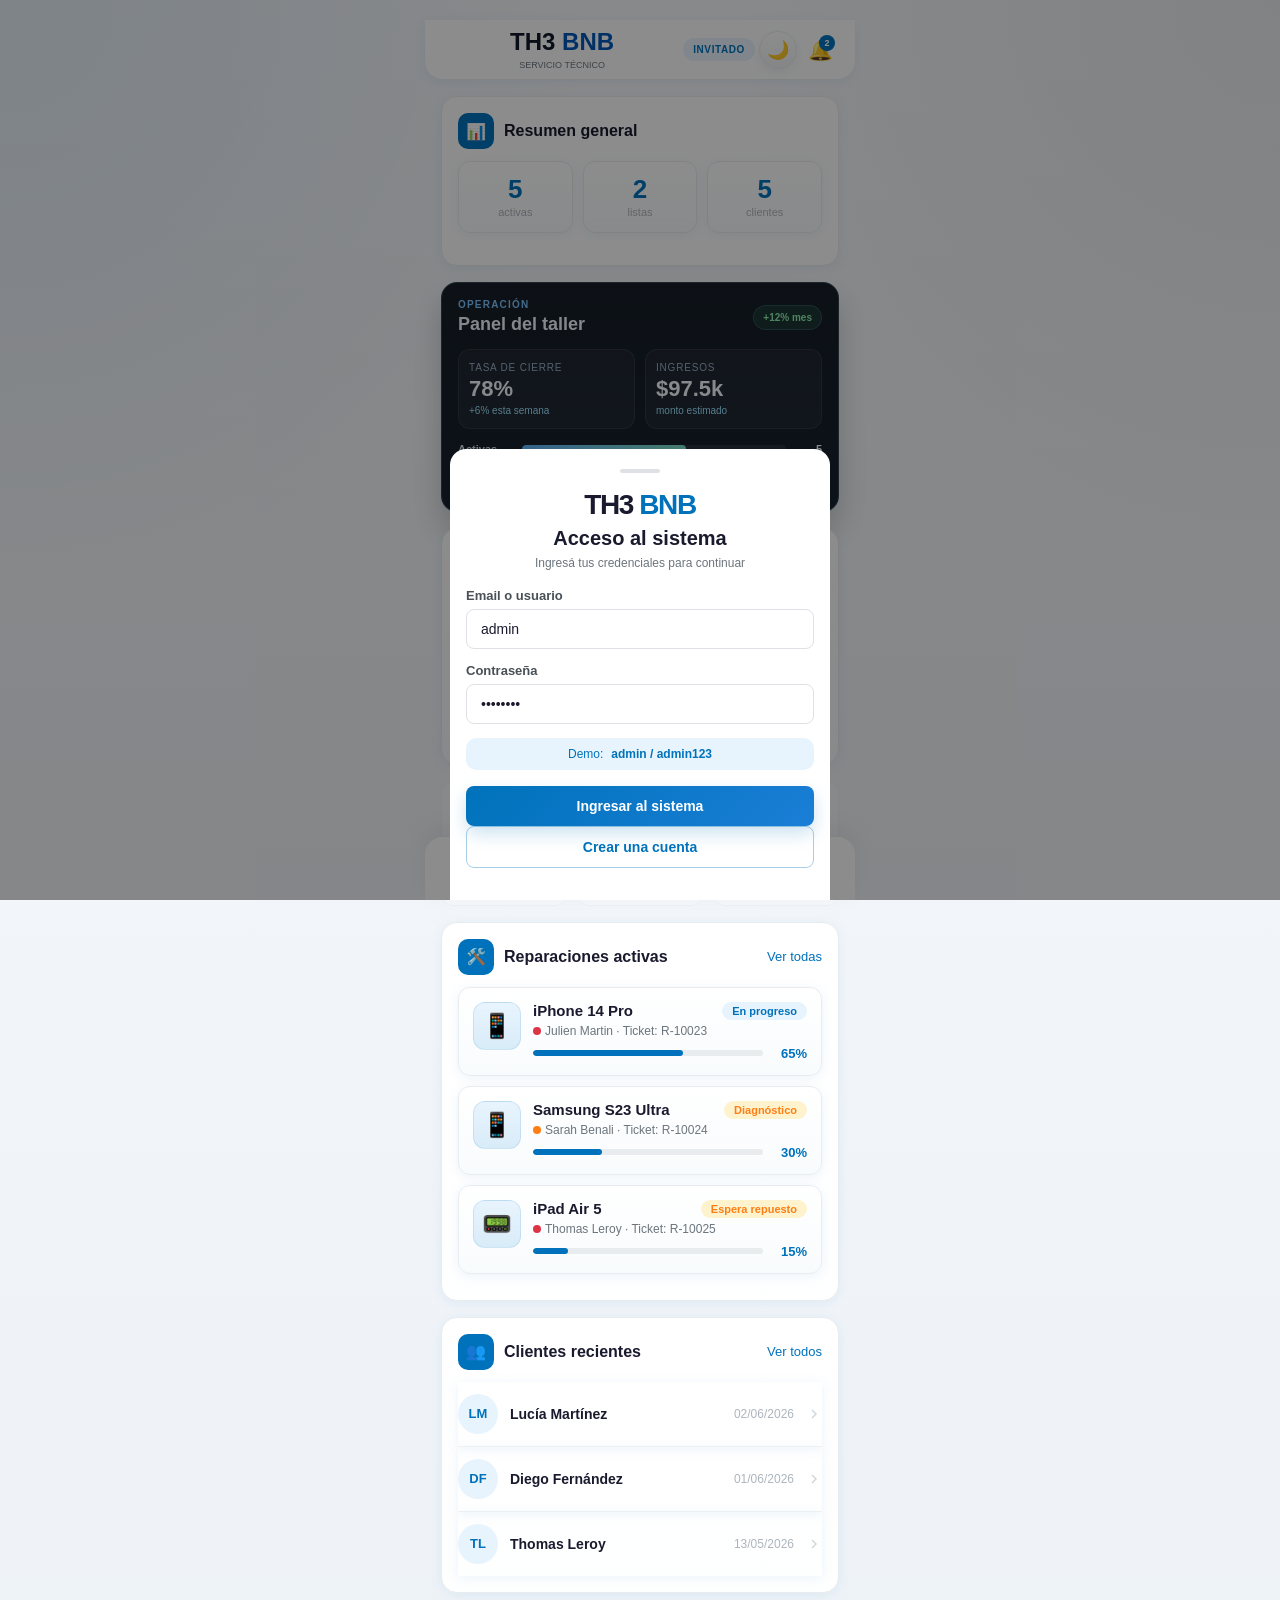
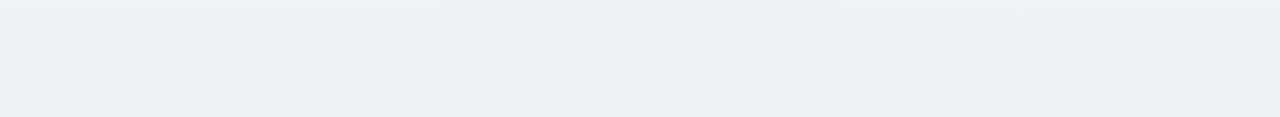
<file: index.html>
<!doctype html>
<html lang="es">
<head>
  <meta charset="UTF-8">
  <meta name="viewport" content="width=device-width, initial-scale=1.0">
  <meta name="theme-color" content="#0072BB">
  <meta name="apple-mobile-web-app-capable" content="yes">
  <meta name="apple-mobile-web-app-status-bar-style" content="default">
  <title>TH3 BNB servicio técnico</title>
  <link rel="manifest" href="manifest.webmanifest?v=9">
  <link rel="stylesheet" href="css/style.css?v=14">
  <script defer src="js/app.js?v=14"></script>
</head>
<body>
  <header class="app-header">
    <button id="legal-settings-btn" class="header-btn" type="button" onclick="openLegalSettings()" aria-label="Configurar marca y comprobantes" title="Configurar marca y comprobantes" style="display:none">⚙️</button>
    <div class="header-brand">
      <div id="business-name-title" class="logo-title">
        <span class="brand-dark">TH3</span>
        <span class="brand-blue">BNB</span>
      </div>
      <div id="business-name-subtitle" class="logo-subtitle">servicio técnico</div>
    </div>
    <div class="header-actions">
      <span id="user-badge" class="user-badge">Invitado</span>
      <button id="install-btn" class="install-btn hidden" type="button" aria-label="Instalar app">⬇️ Instalar</button>
      <button id="theme-toggle" class="header-btn theme-toggle" type="button" aria-label="Activar modo oscuro">🌙</button>
      <button id="logout-btn" class="header-btn logout-btn" type="button" aria-label="Cerrar sesión">Salir</button>
      <button class="header-btn" type="button" onclick="navigate('inventory');renderInventory('bajo_stock')" aria-label="Alerta de stock bajo">
        🔔
        <span id="stock-alert-badge" class="notif-badge" hidden>0</span>
      </button>
    </div>
  </header>

  <aside class="desktop-sidebar" aria-label="Panel lateral de gestión">
    <div class="aside-card brand-panel">
      <div class="aside-brand">TH3 <span>BNB</span></div>
      <div class="aside-subbrand">Sistema de gestión</div>
    </div>

    <div class="aside-card">
      <div class="aside-title">Resumen operativo</div>
      <div class="aside-metric">
        <span>Reparaciones</span>
        <strong>5</strong>
      </div>
      <div class="aside-metric">
        <span>Clientes</span>
        <strong>5</strong>
      </div>
      <div class="aside-metric">
        <span>Stock bajo</span>
        <strong>2</strong>
      </div>
    </div>

    <div class="aside-card">
      <div class="aside-title">Acciones rápidas</div>
      <button class="aside-action" type="button" data-action="new_repair" onclick="openNewRepair()">＋ Nueva reparación</button>
      <button class="aside-action" type="button" data-action="new_client" onclick="openNewClient()">＋ Nuevo cliente</button>
      <button class="aside-action" type="button" data-action="new_product" onclick="openNewProduct()">＋ Nuevo producto</button>
    </div>
  </aside>

  <main>
    <section id="page-home" class="page active">
      <div class="card-section">
        <div class="section-header">
          <div class="section-title">
            <div class="section-icon">📊</div>
            Resumen general
          </div>
        </div>
        <div class="stats-row">
          <div class="stat-card"><div id="home-stat-active" class="stat-num">0</div><div class="stat-label">activas</div></div>
          <div class="stat-card"><div id="home-stat-ready" class="stat-num">0</div><div class="stat-label">listas</div></div>
          <div class="stat-card"><div id="home-stat-clients" class="stat-num">0</div><div class="stat-label">clientes</div></div>
        </div>
      </div>

      <div class="dashboard-summary">
        <div class="dashboard-header">
          <div>
            <div class="eyebrow">Operación</div>
            <h3>Panel del taller</h3>
          </div>
          <span class="status-chip positive">+12% mes</span>
        </div>

        <div class="metric-strip">
          <div class="metric-pill">
            <span class="metric-label">Tasa de cierre</span>
            <strong>78%</strong>
            <small>+6% esta semana</small>
          </div>
          <div class="metric-pill">
            <span class="metric-label">Ingresos</span>
            <strong>$97.5k</strong>
            <small>monto estimado</small>
          </div>
        </div>

        <div class="status-breakdown">
          <div class="bar-row">
            <span>Activas</span>
            <div class="bar"><i style="width: 62%"></i></div>
            <strong>5</strong>
          </div>
          <div class="bar-row">
            <span>Listas</span>
            <div class="bar"><i style="width: 38%"></i></div>
            <strong>2</strong>
          </div>
          <div class="bar-row">
            <span>Entregadas</span>
            <div class="bar"><i style="width: 26%"></i></div>
            <strong>1</strong>
          </div>
        </div>
      </div>

      <div class="ops-grid">
        <div class="mini-panel">
          <div class="mini-header">
            <span>Actividad reciente</span>
            <span class="mini-badge">Hoy</span>
          </div>
          <ul class="activity-list">
            <li><span class="activity-dot blue"></span><div><strong>R-10023</strong><small>Se cambió pantalla y empezó prueba.</small></div></li>
            <li><span class="activity-dot green"></span><div><strong>R-10022</strong><small>Equipo listo y pendiente de entrega.</small></div></li>
            <li><span class="activity-dot orange"></span><div><strong>R-10024</strong><small>Diagnóstico en curso con revisión de placa.</small></div></li>
          </ul>
        </div>

        <div class="mini-panel">
          <div class="mini-header">
            <span>Flujo de trabajo</span>
            <span class="mini-badge neutral">Semanal</span>
          </div>
          <div class="workflow-chart">
            <div class="workflow-bar"><span style="height: 72%"></span></div>
            <div class="workflow-bar"><span style="height: 58%"></span></div>
            <div class="workflow-bar"><span style="height: 85%"></span></div>
            <div class="workflow-bar"><span style="height: 64%"></span></div>
            <div class="workflow-bar"><span style="height: 92%"></span></div>
            <div class="workflow-bar"><span style="height: 68%"></span></div>
          </div>
          <div class="chart-legend">
            <span>Mon</span>
            <span>Tue</span>
            <span>Wed</span>
            <span>Thu</span>
            <span>Fri</span>
            <span>Sat</span>
          </div>
        </div>
      </div>

      <div class="quick-actions">
        <button class="quick-action" type="button" data-action="new_repair" onclick="openNewRepair()">
          <div class="qa-icon">🛠️</div>
          <div class="qa-label">Nueva reparación</div>
          <div class="qa-sub">ingresar equipo</div>
        </button>
        <button class="quick-action" type="button" data-action="new_client" onclick="openNewClient()">
          <div class="qa-icon">👤</div>
          <div class="qa-label">Nuevo cliente</div>
          <div class="qa-sub">guardar contacto</div>
        </button>
        <button class="quick-action" type="button" data-action="new_product" onclick="openNewProduct()">
          <div class="qa-icon">📦</div>
          <div class="qa-label">Nuevo producto</div>
          <div class="qa-sub">agregar stock</div>
        </button>
      </div>

      <div class="card-section">
        <div class="section-header">
          <div class="section-title"><div class="section-icon">🛠️</div>Reparaciones activas</div>
          <button class="see-all" type="button" onclick="navigate('repairs')">Ver todas</button>
        </div>
        <div id="home-repairs"></div>
      </div>

      <div class="card-section">
        <div class="section-header">
          <div class="section-title"><div class="section-icon">👥</div>Clientes recientes</div>
          <button class="see-all" type="button" onclick="navigate('clients')">Ver todos</button>
        </div>
        <div id="home-clients"></div>
      </div>
    </section>

    <section id="page-repairs" class="page">
      <div class="section-header">
        <div class="section-title"><div class="section-icon">🧰</div>Reparaciones</div>
        <button class="see-all" type="button" onclick="openNewRepair()">+ Agregar</button>
      </div>
      <div class="search-bar">
        <svg viewBox="0 0 24 24" fill="none" stroke="currentColor" stroke-width="2"><circle cx="11" cy="11" r="8"></circle><path d="M21 21l-4.35-4.35"></path></svg>
        <input id="repair-search" type="search" placeholder="Buscar reparación..." oninput="renderRepairs()">
      </div>
      <div class="tab-bar">
        <button class="tab-btn active" type="button" data-filter="all" onclick="renderRepairs(this.dataset.filter)">Todas</button>
        <button class="tab-btn" type="button" data-filter="activas" onclick="renderRepairs(this.dataset.filter)">Activas</button>
        <button class="tab-btn" type="button" data-filter="listas" onclick="renderRepairs(this.dataset.filter)">Listas</button>
        <button class="tab-btn" type="button" data-filter="entregadas" onclick="renderRepairs(this.dataset.filter)">Entregadas</button>
      </div>
      <div id="repairs-list"></div>
    </section>

    <section id="page-clients" class="page">
      <div class="section-header">
        <div class="section-title"><div class="section-icon">👥</div>Clientes</div>
        <button class="see-all" type="button" onclick="openNewClient()">+ Agregar</button>
      </div>
      <div class="search-bar">
        <svg viewBox="0 0 24 24" fill="none" stroke="currentColor" stroke-width="2"><circle cx="11" cy="11" r="8"></circle><path d="M21 21l-4.35-4.35"></path></svg>
        <input id="client-search" type="search" placeholder="Buscar cliente..." oninput="renderClients()">
      </div>
      <div id="clients-list"></div>
    </section>

    <section id="page-repuestos" class="page">
      <div class="section-header">
        <div class="section-title"><div class="section-icon">🔩</div>Repuestos</div>
        <button class="see-all" type="button" onclick="openNewProduct()">+ Agregar</button>
      </div>

      <div class="stats-row">
        <div class="stat-card"><div id="spares-total" class="stat-num">0</div><div class="stat-label">repuestos</div></div>
        <div class="stat-card"><div id="spares-low" class="stat-num">0</div><div class="stat-label">stock bajo</div></div>
        <div class="stat-card"><div id="spares-value" class="stat-num">$0</div><div class="stat-label">valor</div></div>
      </div>

      <div class="search-bar">
        <svg viewBox="0 0 24 24" fill="none" stroke="currentColor" stroke-width="2"><circle cx="11" cy="11" r="8"></circle><path d="M21 21l-4.35-4.35"></path></svg>
        <input id="spares-search" type="search" placeholder="Buscar repuesto..." oninput="renderSpareParts()">
      </div>

      <div id="spares-list"></div>
    </section>

    <section id="page-inventory" class="page">
      <div class="section-header">
        <div class="section-title"><div class="section-icon">📦</div>Inventario</div>
        <button class="see-all" type="button" onclick="openNewProduct()">+ Agregar</button>
      </div>
      <div class="search-bar">
        <svg viewBox="0 0 24 24" fill="none" stroke="currentColor" stroke-width="2"><circle cx="11" cy="11" r="8"></circle><path d="M21 21l-4.35-4.35"></path></svg>
        <input id="inventory-search" type="search" placeholder="Buscar producto..." oninput="renderInventory()">
      </div>
      <div class="tab-bar">
        <button class="tab-btn active" type="button" data-filter="all" onclick="renderInventory(this.dataset.filter)">Todo</button>
        <button class="tab-btn" type="button" data-filter="repuestos" onclick="renderInventory(this.dataset.filter)">Repuestos</button>
        <button class="tab-btn" type="button" data-filter="accesorios" onclick="renderInventory(this.dataset.filter)">Accesorios</button>
        <button class="tab-btn" type="button" data-filter="bajo_stock" onclick="renderInventory(this.dataset.filter)">Bajo stock</button>
      </div>
      <div id="inventory-list"></div>
    </section>

    <section id="page-agenda" class="page">
      <div class="section-header">
        <div class="section-title"><div class="section-icon">📅</div>Agenda</div>
        <button class="see-all" type="button" onclick="openNewTask()">+ Agregar</button>
      </div>

      <div class="agenda-summary">
        <div class="agenda-stat"><strong id="agenda-pending">0</strong><span>Pendientes</span></div>
        <div class="agenda-stat"><strong id="agenda-today">0</strong><span>Hoy</span></div>
        <div class="agenda-stat"><strong id="agenda-urgent">0</strong><span>Urgentes</span></div>
      </div>

      <div id="agenda-list" class="agenda-list"></div>
    </section>

    <section id="page-suppliers" class="page">
      <div class="section-header">
        <div class="section-title"><div class="section-icon">🏭</div>Proveedores</div>
        <button class="see-all" type="button" onclick="openNewSupplier()">+ Agregar</button>
      </div>

      <div class="stats-row">
        <div class="stat-card"><div id="suppliers-count" class="stat-num">0</div><div class="stat-label">proveedores</div></div>
        <div class="stat-card"><div id="suppliers-debt" class="stat-num">$0</div><div class="stat-label">saldo</div></div>
        <div class="stat-card"><div id="suppliers-lead" class="stat-num">0h</div><div class="stat-label">lead time</div></div>
      </div>

      <div id="suppliers-list"></div>
    </section>

    <section id="page-sales" class="page">
      <div class="section-header">
        <div class="section-title"><div class="section-icon">💰</div>Ventas y cobranzas</div>
        <button class="see-all" type="button" onclick="openNewSale()">+ Agregar</button>
      </div>

      <div class="stats-row">
        <div class="stat-card"><div id="sales-total" class="stat-num">$0</div><div class="stat-label">total</div></div>
        <div class="stat-card"><div id="sales-pending" class="stat-num">$0</div><div class="stat-label">pendiente</div></div>
        <div class="stat-card"><div id="sales-collected" class="stat-num">$0</div><div class="stat-label">cobrado</div></div>
      </div>

      <div id="sales-list"></div>
    </section>

    <section id="page-purchases" class="page">
      <div class="section-header">
        <div class="section-title"><div class="section-icon">🧾</div>Compras y pagos</div>
        <button class="see-all" type="button" onclick="openNewPurchase()">+ Agregar</button>
      </div>

      <div class="stats-row">
        <div class="stat-card"><div id="purchases-total" class="stat-num">$0</div><div class="stat-label">total</div></div>
        <div class="stat-card"><div id="purchases-pending" class="stat-num">$0</div><div class="stat-label">pendiente</div></div>
        <div class="stat-card"><div id="purchases-paid" class="stat-num">$0</div><div class="stat-label">pagado</div></div>
      </div>

      <div id="purchases-list"></div>
    </section>

    <section id="page-reports" class="page">
      <div class="section-header">
        <div class="section-title"><div class="section-icon">📈</div>Reportes</div>
      </div>

      <div class="report-filters">
        <button class="report-filter" type="button" data-range="7" onclick="renderReports('7')">7 días</button>
        <button class="report-filter" type="button" data-range="30" onclick="renderReports('30')">30 días</button>
        <button class="report-filter" type="button" data-range="90" onclick="renderReports('90')">90 días</button>
        <button class="report-filter active" type="button" data-range="all" onclick="renderReports('all')">Total</button>
      </div>

      <div class="stats-row">
        <div class="stat-card"><div id="rep-total" class="stat-num">0</div><div class="stat-label">total</div></div>
        <div class="stat-card"><div id="rep-active" class="stat-num">0</div><div class="stat-label">activas</div></div>
        <div class="stat-card"><div id="rep-ready" class="stat-num">0</div><div class="stat-label">listas</div></div>
      </div>
      <div class="stats-row">
        <div class="stat-card"><div id="rep-delivered" class="stat-num">0</div><div class="stat-label">entregadas</div></div>
        <div class="stat-card"><div id="rep-revenue" class="stat-num">$0</div><div class="stat-label">ingreso</div></div>
        <div class="stat-card"><div id="rep-pending-rev" class="stat-num">$0</div><div class="stat-label">pendiente</div></div>
      </div>
      <div class="stats-row">
        <div class="stat-card"><div id="rep-clients" class="stat-num">0</div><div class="stat-label">clientes</div></div>
        <div class="stat-card"><div id="rep-products" class="stat-num">0</div><div class="stat-label">productos</div></div>
        <div class="stat-card"><div id="rep-average" class="stat-num">$0</div><div class="stat-label">ticket</div></div>
      </div>
      <div class="stats-row">
        <div class="stat-card"><div id="rep-purchases" class="stat-num">$0</div><div class="stat-label">compras</div></div>
        <div class="stat-card"><div id="rep-result" class="stat-num">$0</div><div class="stat-label">resultado</div></div>
      </div>

      <div class="report-grid">
        <div class="report-panel">
          <div class="panel-title">Evolución</div>
          <div id="report-trend" class="report-bars"></div>
        </div>
        <div class="report-panel">
          <div class="panel-title">Top clientes</div>
          <div id="report-top-clients"></div>
        </div>
      </div>

      <div class="info-block">
        <div class="info-block-title">Productos con stock bajo</div>
        <div id="rep-low-stock"></div>
      </div>
    </section>
  </main>

  <nav class="bottom-nav" aria-label="Navegación principal">
    <button class="nav-item active" type="button" data-page="home" onclick="navigate('home')">
      <svg viewBox="0 0 24 24" fill="none" stroke="currentColor" stroke-width="2"><path d="M3 11l9-8 9 8"></path><path d="M5 10v10h14V10"></path></svg>
      Inicio
    </button>
    <button class="nav-item" type="button" data-page="repairs" onclick="navigate('repairs')">
      <svg viewBox="0 0 24 24" fill="none" stroke="currentColor" stroke-width="2"><path d="M14.7 6.3a1 1 0 0 0 0 1.4l1.6 1.6a1 1 0 0 0 1.4 0l3.1-3.1"></path><path d="M4 20l6.2-1.2L20 9l-5-5-9.8 9.8z"></path></svg>
      Reparaciones
    </button>
    <button class="nav-item" type="button" data-page="clients" onclick="navigate('clients')">
      <svg viewBox="0 0 24 24" fill="none" stroke="currentColor" stroke-width="2"><path d="M20 21a8 8 0 0 0-16 0"></path><circle cx="12" cy="8" r="4"></circle></svg>
      Clientes
    </button>
    <button class="nav-item" type="button" data-page="repuestos" onclick="navigate('repuestos')">
      <svg viewBox="0 0 24 24" fill="none" stroke="currentColor" stroke-width="2"><path d="M7 7h10v10H7z"></path><path d="M10 3h4v4h-4zM10 17h4v4h-4z"></path></svg>
      Repuestos
    </button>
    <div id="nav-more-menu" class="nav-more-menu" role="menu" aria-label="Más secciones" hidden>
      <button class="nav-more-link" type="button" role="menuitem" data-page="inventory" onclick="navigate('inventory')">
        <svg viewBox="0 0 24 24" fill="none" stroke="currentColor" stroke-width="2"><path d="M21 8v13H3V8"></path><path d="M1 3h22v5H1z"></path></svg>
        Inventario
      </button>
      <button class="nav-more-link" type="button" role="menuitem" data-page="agenda" onclick="navigate('agenda')">
        <svg viewBox="0 0 24 24" fill="none" stroke="currentColor" stroke-width="2"><rect x="3" y="5" width="18" height="16" rx="2"></rect><path d="M8 3v4M16 3v4M3 10h18"></path></svg>
        Agenda
      </button>
      <button class="nav-more-link" type="button" role="menuitem" data-page="suppliers" onclick="navigate('suppliers')">
        <svg viewBox="0 0 24 24" fill="none" stroke="currentColor" stroke-width="2"><path d="M3 20V8l9-5 9 5v12"></path><path d="M3 8h18"></path><path d="M8 12h8"></path></svg>
        Proveedores
      </button>
      <button class="nav-more-link" type="button" role="menuitem" data-page="sales" onclick="navigate('sales')">
        <svg viewBox="0 0 24 24" fill="none" stroke="currentColor" stroke-width="2"><path d="M3 7h18v10H3z"></path><path d="M16 3v4M8 3v4M3 11h18"></path></svg>
        Ventas
      </button>
      <button class="nav-more-link" type="button" role="menuitem" data-page="purchases" onclick="navigate('purchases')">
        <svg viewBox="0 0 24 24" fill="none" stroke="currentColor" stroke-width="2"><path d="M4 7h16v12H4z"></path><path d="M8 7V5a4 4 0 0 1 8 0v2"></path></svg>
        Compras
      </button>
      <button class="nav-more-link" type="button" role="menuitem" data-page="reports" onclick="navigate('reports')">
        <svg viewBox="0 0 24 24" fill="none" stroke="currentColor" stroke-width="2"><path d="M4 19V5"></path><path d="M8 19v-6"></path><path d="M12 19v-10"></path><path d="M16 19v-3"></path><path d="M20 19V9"></path></svg>
        Reportes
      </button>
    </div>
    <button id="nav-more-button" class="nav-item" type="button" aria-haspopup="menu" aria-expanded="false" aria-controls="nav-more-menu" onclick="toggleMoreMenu()">
      <svg viewBox="0 0 24 24" fill="none" stroke="currentColor" stroke-width="2"><circle cx="5" cy="12" r="1"></circle><circle cx="12" cy="12" r="1"></circle><circle cx="19" cy="12" r="1"></circle></svg>
      Más
    </button>
  </nav>

  <div id="repair-detail" class="detail-overlay" aria-hidden="true"></div>
  <div id="client-detail" class="detail-overlay" aria-hidden="true"></div>
  <div id="product-detail" class="detail-overlay" aria-hidden="true"></div>

  <div id="modal-login" class="modal-overlay open" onclick="if (event.target === this) return;">
    <div class="modal login-modal">
      <div class="modal-handle"></div>
      <div class="login-brand">TH3 <span>BNB</span></div>
      <div class="login-title">Acceso al sistema</div>
      <div class="login-subtitle">Ingresá tus credenciales para continuar</div>
      <form id="login-form" onsubmit="return false;">
        <div class="form-group">
          <label class="form-label" for="login-user">Email o usuario</label>
          <input id="login-user" class="form-input" type="text" value="admin" placeholder="tu@email.com" autocomplete="username">
        </div>
        <div class="form-group">
          <label class="form-label" for="login-password">Contraseña</label>
          <input id="login-password" class="form-input" type="password" value="admin123" placeholder="••••••••" autocomplete="current-password">
        </div>
        <div class="login-hint">
          <span>Demo:</span>
          <strong>admin / admin123</strong>
        </div>
        <button class="btn btn-primary" type="submit">Ingresar al sistema</button>
        <button class="btn btn-outline" type="button" onclick="openNewAccess()">Crear una cuenta</button>
      </form>
    </div>
  </div>

  <div id="modal-new-access" class="modal-overlay" onclick="if (event.target === this) closeModal('modal-new-access')">
    <div class="modal login-modal">
      <div class="modal-handle"></div>
      <div class="modal-title">Crear una cuenta</div>
      <div class="login-subtitle">Registrate para ingresar al sistema</div>
      <form id="new-access-form" onsubmit="return false;">
        <div id="access-step-credentials">
          <div class="form-group">
            <label class="form-label" for="access-user">Email</label>
            <input id="access-user" class="form-input" type="email" placeholder="tu@email.com" autocomplete="email">
          </div>
          <div class="form-group">
            <label class="form-label" for="access-password">Contraseña</label>
            <input id="access-password" class="form-input" type="password" placeholder="Mínimo 8 caracteres" autocomplete="new-password">
          </div>
          <div class="form-group">
            <label class="form-label" for="access-password-confirm">Repetir contraseña</label>
            <input id="access-password-confirm" class="form-input" type="password" placeholder="Volvé a escribirla" autocomplete="new-password">
          </div>
          <div class="access-form-actions">
            <button class="btn btn-outline" type="button" onclick="closeModal('modal-new-access')">Cancelar</button>
            <button class="btn btn-primary" type="button" onclick="continueNewAccess()">Continuar</button>
          </div>
        </div>
        <div id="access-step-profile" hidden>
          <div class="form-row">
            <div class="form-group">
              <label class="form-label" for="access-first-name">Nombre</label>
              <input id="access-first-name" class="form-input" type="text" autocomplete="given-name">
            </div>
            <div class="form-group">
              <label class="form-label" for="access-last-name">Apellido</label>
              <input id="access-last-name" class="form-input" type="text" autocomplete="family-name">
            </div>
          </div>
          <div class="form-group">
            <label class="form-label" for="access-phone">Teléfono del local</label>
            <input id="access-phone" class="form-input" type="tel" autocomplete="tel">
          </div>
          <div class="form-group">
            <label class="form-label" for="access-address">Dirección del local</label>
            <input id="access-address" class="form-input" type="text" autocomplete="street-address">
          </div>
          <div class="form-group">
            <label class="form-label" for="access-role">Tipo de acceso</label>
            <select id="access-role" class="form-select">
              <option value="operator">Operador</option>
              <option value="admin">Administrador</option>
            </select>
          </div>
          <div class="form-group">
            <label class="form-label" for="access-brand">Nombre o marca del taller (opcional)</label>
            <input id="access-brand" class="form-input" type="text" maxlength="60" placeholder="Nombre del taller" autocomplete="organization">
          </div>
          <div class="form-group">
            <label class="form-label" for="access-logo">Logo (PNG, JPG o WebP, máximo 1,5 MB)</label>
            <input id="access-logo" class="form-input" type="file" accept="image/png,image/jpeg,image/webp">
          </div>
          <div class="access-form-actions">
            <button class="btn btn-outline" type="button" onclick="showAccessStep('credentials')">Volver</button>
            <button class="btn btn-primary" type="submit">Crear cuenta</button>
          </div>
        </div>
      </form>
    </div>
  </div>

  <div id="modal-legal-settings" class="modal-overlay" onclick="if (event.target === this) closeModal('modal-legal-settings')">
    <div class="modal">
      <div class="modal-handle"></div>
      <div class="modal-title">Marca y comprobantes</div>
      <form onsubmit="event.preventDefault(); saveLegalSettings();">
        <div class="form-group">
          <label class="form-label" for="settings-brand">Nombre o marca del taller</label>
          <input id="settings-brand" class="form-input" type="text" maxlength="60" autocomplete="organization">
        </div>
        <div id="business-contact-fields" hidden>
          <div class="form-group">
            <label class="form-label" for="settings-business-phone">Teléfono del local</label>
            <input id="settings-business-phone" class="form-input" type="tel" maxlength="40" autocomplete="tel">
          </div>
          <div class="form-group">
            <label class="form-label" for="settings-business-address">Dirección del local</label>
            <input id="settings-business-address" class="form-input" type="text" maxlength="120" autocomplete="street-address">
          </div>
        </div>
        <div class="form-group">
          <label class="form-label" for="settings-logo-text">Texto del logotipo</label>
          <input id="settings-logo-text" class="form-input" type="text" maxlength="32" placeholder="Ej: TH3 BNB" oninput="updateLogoTextPreview()">
          <div class="logo-color-fields">
            <div>
              <label class="form-label" for="settings-logo-color-primary">Color 1</label>
              <input id="settings-logo-color-primary" class="logo-color-input" type="color" value="#1a1a2e" oninput="updateLogoTextPreview()">
            </div>
            <div>
              <label class="form-label" for="settings-logo-color-secondary">Color 2</label>
              <input id="settings-logo-color-secondary" class="logo-color-input" type="color" value="#0072bb" oninput="updateLogoTextPreview()">
            </div>
          </div>
          <div id="settings-logo-text-preview" class="logo-text-preview" aria-label="Vista previa del logotipo"></div>
        </div>
        <div class="form-group">
          <label class="form-label" for="settings-logo">Logo (PNG, JPG o WebP, máximo 1,5 MB)</label>
          <input id="settings-logo" class="form-input" type="file" accept="image/png,image/jpeg,image/webp">
          <img id="settings-logo-preview" class="logo-preview" alt="Logo actual" hidden>
          <label class="form-label"><input id="settings-remove-logo" type="checkbox"> Quitar logo actual</label>
        </div>
        <div id="legal-terms-fields">
          <div class="form-group">
            <label class="form-label" for="receipt-terms">Boleta del cliente</label>
            <textarea id="receipt-terms" class="form-textarea" rows="4" maxlength="1500"></textarea>
          </div>
        </div>
        <div style="display:flex;gap:10px">
          <button class="btn btn-outline" type="button" onclick="closeModal('modal-legal-settings')">Cancelar</button>
          <button class="btn btn-primary" type="submit">Guardar condiciones</button>
        </div>
      </form>
    </div>
  </div>

  <div id="modal-new-task" class="modal-overlay" onclick="if (event.target === this) closeModal('modal-new-task')">
    <div class="modal">
      <div class="modal-handle"></div>
      <div class="modal-title">Nueva tarea</div>
      <form id="new-task-form" onsubmit="return false;">
        <div class="form-group">
          <label class="form-label" for="task-title">Título</label>
          <input id="task-title" class="form-input" type="text" placeholder="Confirmar repuesto, seguimiento, cobro...">
        </div>
        <div class="form-row">
          <div class="form-group">
            <label class="form-label" for="task-type">Tipo</label>
            <select id="task-type" class="form-select">
              <option value="seguimiento">Seguimiento</option>
              <option value="proveedor">Proveedor</option>
              <option value="finanzas">Finanzas</option>
            </select>
          </div>
          <div class="form-group">
            <label class="form-label" for="task-priority">Prioridad</label>
            <select id="task-priority" class="form-select">
              <option value="alta">Alta</option>
              <option value="media" selected>Media</option>
              <option value="baja">Baja</option>
            </select>
          </div>
        </div>
        <div class="form-row">
          <div class="form-group">
            <label class="form-label" for="task-assignee">Responsable</label>
            <input id="task-assignee" class="form-input" type="text" value="Equipo" placeholder="Nombre del responsable">
          </div>
          <div class="form-group">
            <label class="form-label" for="task-due-date">Fecha</label>
            <input id="task-due-date" class="form-input" type="date">
          </div>
        </div>
        <div class="form-group">
          <label class="form-label" for="task-status">Estado</label>
          <select id="task-status" class="form-select">
            <option value="pendiente" selected>Pendiente</option>
            <option value="hoy">Hoy</option>
            <option value="completado">Completada</option>
          </select>
        </div>
        <div class="form-group">
          <label class="form-label" for="task-notes">Notas</label>
          <textarea id="task-notes" class="form-input" rows="3" placeholder="Detalles, seguimiento o comentarios..."></textarea>
        </div>
        <div class="modal-actions">
          <button class="btn btn-secondary" type="button" onclick="closeModal('modal-new-task')">Cancelar</button>
          <button class="btn btn-primary" type="button" onclick="saveNewTask()">Guardar tarea</button>
        </div>
      </form>
    </div>
  </div>

  <div id="modal-new-supplier" class="modal-overlay" onclick="if (event.target === this) closeModal('modal-new-supplier')">
    <div class="modal">
      <div class="modal-handle"></div>
      <div class="modal-title">Nuevo proveedor</div>
      <form id="new-supplier-form" onsubmit="return false;">
        <div class="form-row">
          <div class="form-group">
            <label class="form-label" for="supplier-name">Nombre</label>
            <input id="supplier-name" class="form-input" type="text" placeholder="TechParts SRL">
          </div>
          <div class="form-group">
            <label class="form-label" for="supplier-category">Categoría</label>
            <select id="supplier-category" class="form-select">
              <option value="Repuestos">Repuestos</option>
              <option value="Accesorios">Accesorios</option>
              <option value="Baterías">Baterías</option>
              <option value="Servicio">Servicio</option>
            </select>
          </div>
        </div>
        <div class="form-row">
          <div class="form-group">
            <label class="form-label" for="supplier-contact">Contacto</label>
            <input id="supplier-contact" class="form-input" type="text" placeholder="María Gómez">
          </div>
          <div class="form-group">
            <label class="form-label" for="supplier-phone">Teléfono</label>
            <input id="supplier-phone" class="form-input" type="text" placeholder="11-5555-2200">
          </div>
        </div>
        <div class="form-row">
          <div class="form-group">
            <label class="form-label" for="supplier-email">Email</label>
            <input id="supplier-email" class="form-input" type="email" placeholder="ventas@proveedor.com">
          </div>
          <div class="form-group">
            <label class="form-label" for="supplier-lead-time">Plazo</label>
            <input id="supplier-lead-time" class="form-input" type="text" value="48h" placeholder="48h">
          </div>
        </div>
        <div class="form-group">
          <label class="form-label" for="supplier-balance">Saldo pendiente</label>
          <input id="supplier-balance" class="form-input" type="number" min="0" step="0.01" value="0">
        </div>
        <div class="modal-actions">
          <button class="btn btn-secondary" type="button" onclick="closeModal('modal-new-supplier')">Cancelar</button>
          <button class="btn btn-primary" type="button" onclick="saveNewSupplier()">Guardar proveedor</button>
        </div>
      </form>
    </div>
  </div>

  <div id="modal-new-sale" class="modal-overlay" onclick="if (event.target === this) closeModal('modal-new-sale')">
    <div class="modal">
      <div class="modal-handle"></div>
      <div class="modal-title">Nueva venta</div>
      <form id="new-sale-form" onsubmit="return false;">
        <div class="form-row">
          <div class="form-group">
            <label class="form-label" for="sale-client">Cliente</label>
            <input id="sale-client" class="form-input" type="text" placeholder="Nombre del cliente">
          </div>
          <div class="form-group">
            <label class="form-label" for="sale-invoice">Factura</label>
            <input id="sale-invoice" class="form-input" type="text" placeholder="FV-1046">
          </div>
        </div>
        <div class="form-row">
          <div class="form-group">
            <label class="form-label" for="sale-amount">Monto</label>
            <input id="sale-amount" class="form-input" type="number" min="0" step="0.01" placeholder="25000">
          </div>
          <div class="form-group">
            <label class="form-label" for="sale-status">Estado</label>
            <select id="sale-status" class="form-select">
              <option value="pendiente" selected>Pendiente</option>
              <option value="cobrado">Cobrado</option>
            </select>
          </div>
        </div>
        <div class="form-group">
          <label class="form-label" for="sale-due-date">Vencimiento</label>
          <input id="sale-due-date" class="form-input" type="date">
        </div>
        <div class="modal-actions">
          <button class="btn btn-secondary" type="button" onclick="closeModal('modal-new-sale')">Cancelar</button>
          <button class="btn btn-primary" type="button" onclick="saveNewSale()">Guardar venta</button>
        </div>
      </form>
    </div>
  </div>

  <div id="modal-new-purchase" class="modal-overlay" onclick="if (event.target === this) closeModal('modal-new-purchase')">
    <div class="modal">
      <div class="modal-handle"></div>
      <div class="modal-title">Nueva compra</div>
      <form id="new-purchase-form" onsubmit="return false;">
        <div class="form-row">
          <div class="form-group">
            <label class="form-label" for="purchase-supplier">Proveedor</label>
            <input id="purchase-supplier" class="form-input" type="text" placeholder="Nombre del proveedor">
          </div>
          <div class="form-group">
            <label class="form-label" for="purchase-invoice">Factura</label>
            <input id="purchase-invoice" class="form-input" type="text" placeholder="FC-204">
          </div>
        </div>
        <div class="form-row">
          <div class="form-group">
            <label class="form-label" for="purchase-amount">Monto</label>
            <input id="purchase-amount" class="form-input" type="number" min="0" step="0.01" placeholder="18000">
          </div>
          <div class="form-group">
            <label class="form-label" for="purchase-status">Estado</label>
            <select id="purchase-status" class="form-select">
              <option value="pendiente" selected>Pendiente</option>
              <option value="pagado">Pagado</option>
            </select>
          </div>
        </div>
        <div class="form-group">
          <label class="form-label" for="purchase-due-date">Vencimiento</label>
          <input id="purchase-due-date" class="form-input" type="date">
        </div>
        <div class="modal-actions">
          <button class="btn btn-secondary" type="button" onclick="closeModal('modal-new-purchase')">Cancelar</button>
          <button class="btn btn-primary" type="button" onclick="saveNewPurchase()">Guardar compra</button>
        </div>
      </form>
    </div>
  </div>

  <div id="modal-new-repair" class="modal-overlay" onclick="if (event.target === this) closeModal('modal-new-repair')">
    <div class="modal">
      <div class="modal-handle"></div>
      <div class="modal-title">Nueva reparación</div>
      <form id="new-repair-form" onsubmit="return false;">
        <input id="nr-client-id" type="hidden" value="">
        <input id="nr-device-type" type="hidden" value="">

        <div id="nr-device-step" class="form-section repair-device-step">
          <div class="form-section-title">¿Qué equipo querés arreglar?</div>
          <div class="repair-device-options">
            <button class="repair-device-option" type="button" aria-pressed="false" onclick="selectRepairDevice('Celular', '📱', this)"><span>📱</span>Celular</button>
            <button class="repair-device-option" type="button" aria-pressed="false" onclick="selectRepairDevice('Tablet', '📟', this)"><span>📟</span>Tablets</button>
            <button class="repair-device-option" type="button" aria-pressed="false" onclick="selectRepairDevice('Notebook', '💻', this)"><span>💻</span>Notebook</button>
            <button class="repair-device-option" type="button" aria-pressed="false" onclick="selectRepairDevice('Parlante', '🔊', this)"><span>🔊</span>Parlante</button>
            <button class="repair-device-option" type="button" aria-pressed="false" onclick="selectRepairDevice('PC de escritorio', '🖥️', this)"><span>🖥️</span>PC de escritorio</button>
            <button class="repair-device-option" type="button" aria-pressed="false" onclick="selectRepairDevice('Consola / joystick', '🎮', this)"><span>🎮</span>Consola / joystick</button>
            <button class="repair-device-option" type="button" aria-pressed="false" onclick="selectRepairDevice('Smartwatch', '⌚', this)"><span>⌚</span>Smartwatches</button>
            <button class="repair-device-option" type="button" aria-pressed="false" onclick="selectRepairDevice('Auriculares', '🎧', this)"><span>🎧</span>Auriculares</button>
            <button class="repair-device-option" type="button" aria-pressed="false" onclick="selectRepairDevice('Otros equipos', '🧰', this)"><span>🧰</span>Otros equipos</button>
          </div>
          <button id="nr-device-continue" class="btn btn-primary" type="button" disabled onclick="continueNewRepair()">Continuar</button>
        </div>

        <div id="nr-repair-details" hidden>
          <div id="nr-selected-device-summary" class="repair-device-summary"></div>

        <div class="form-section">
          <div class="form-section-title">👤 Datos del cliente</div>
          <div class="form-row">
            <div class="form-group">
              <label class="form-label" for="nr-client-name">Nombre</label>
              <input id="nr-client-name" class="form-input" type="text" placeholder="Nombre completo">
            </div>
            <div class="form-group">
              <label class="form-label" for="nr-client-phone">Teléfono</label>
              <input id="nr-client-phone" class="form-input" type="text" placeholder="11-1234-5678">
            </div>
          </div>
          <div class="form-row">
            <div class="form-group">
              <label class="form-label" for="nr-client-dni">DNI</label>
              <input id="nr-client-dni" class="form-input" type="text" placeholder="DNI">
            </div>
            <div class="form-group">
              <label class="form-label" for="nr-client-email">Email</label>
              <input id="nr-client-email" class="form-input" type="email" placeholder="correo@ejemplo.com">
            </div>
          </div>
          <div class="form-group">
            <label class="form-label" for="nr-client-address">Dirección</label>
            <input id="nr-client-address" class="form-input" type="text" placeholder="Dirección">
          </div>
        </div>

        <div class="form-section">
          <div class="form-section-title">📱 Datos del equipo</div>
          <div class="form-row">
            <div id="nr-brand-group" class="form-group">
              <label class="form-label" for="nr-brand">Marca</label>
              <div id="nr-brand-select-wrap">
                <select id="nr-brand" class="form-select" onchange="updateRepairModelOptions(this.value)">
                <option value="Samsung">Samsung</option>
                <option value="Apple">Apple</option>
                <option value="Motorola">Motorola</option>
                <option value="Xiaomi">Xiaomi</option>
                <option value="Huawei">Huawei</option>
                <option value="Realme">Realme</option>
                <option value="Nokia">Nokia</option>
                <option value="LG">LG</option>
                <option value="Otro">Otro</option>
              </select>
              </div>
              <div id="nr-brand-notebook-wrap" hidden>
                <input id="nr-brand-notebook" class="form-input" type="text" placeholder="Marca de notebook">
              </div>
            </div>
            <div class="form-group">
              <label class="form-label" for="nr-model">Modelo</label>
              <div id="nr-model-select-wrap">
              <select id="nr-model" class="form-select" onchange="handleRepairModelChange(this.value)">
                <option value="">Seleccioná un modelo</option>
              </select>
              </div>
              <div id="nr-model-notebook-wrap" hidden>
                <input id="nr-model-notebook" class="form-input" type="text" placeholder="Modelo de notebook">
              </div>
            </div>
          </div>
          <div class="form-row">
            <div class="form-group">
              <label class="form-label" for="nr-color">Color</label>
              <input id="nr-color" class="form-input" type="text" placeholder="Negro / Blanco">
            </div>
            <div class="form-group" id="nr-capacity-group">
              <label class="form-label" for="nr-capacity">Capacidad</label>
              <select id="nr-capacity" class="form-select">
                <option value="32 GB">32 GB</option>
                <option value="64 GB">64 GB</option>
                <option value="128 GB">128 GB</option>
                <option value="256 GB">256 GB</option>
                <option value="512 GB">512 GB</option>
                <option value="1 TB">1 TB</option>
              </select>
            </div>
          </div>
          <div id="nr-imei-group" class="form-group">
            <label id="nr-imei-label" class="form-label" for="nr-imei1">IMEI</label>
            <input id="nr-imei1" class="form-input" type="text" placeholder="IMEI">
          </div>
        </div>

        <div class="form-section">
          <div class="form-section-title">🧩 Falla y prioridad</div>
          <div class="form-group">
            <label class="form-label" for="nr-problem">Problema reportado</label>
            <textarea id="nr-problem" class="form-textarea" placeholder="Describí la falla del equipo"></textarea>
          </div>
          <div class="form-row">
            <div class="form-group">
              <label class="form-label" for="nr-priority">Prioridad</label>
              <select id="nr-priority" class="form-select">
                <option value="alta">Alta</option>
                <option value="media" selected>Media</option>
                <option value="baja">Baja</option>
              </select>
            </div>
            <div class="form-group">
              <label class="form-label" for="nr-date-in">Fecha de ingreso</label>
              <input id="nr-date-in" class="form-input" type="date">
            </div>
          </div>
          <div class="form-row">
            <div class="form-group">
              <label class="form-label" for="nr-date-est">Entrega estimada</label>
              <input id="nr-date-est" class="form-input" type="date">
            </div>
            <div class="form-group">
              <div class="form-label">Repuestos</div>
              <div id="nr-parts-list" class="check-grid repair-parts-list"></div>
            </div>
          </div>
          <div class="form-row">
            <div class="form-group">
              <label class="form-label" for="nr-price">Presupuesto</label>
              <input id="nr-price" class="form-input" type="number" min="0" step="0.01" placeholder="0" oninput="updateNewRepairBalance()">
            </div>
            <div class="form-group">
              <label class="form-label" for="nr-deposit">Anticipo / Seña</label>
              <input id="nr-deposit" class="form-input" type="number" min="0" step="0.01" placeholder="0" oninput="updateNewRepairBalance()">
            </div>
          </div>
          <div class="form-group">
            <label class="form-label" for="nr-total">Total pendiente</label>
            <input id="nr-total" class="form-input" type="text" value="$0" readonly>
          </div>
          <div class="form-row">
            <div class="form-group">
              <label class="form-label" for="nr-status">Estado inicial</label>
              <select id="nr-status" class="form-select">
                <option value="recibido">Recibido</option>
                <option value="diagnostico">Diagnóstico</option>
                <option value="espera_repuesto">Espera repuesto</option>
                <option value="en_progreso">En progreso</option>
                <option value="listo">Listo para entregar</option>
              </select>
            </div>
          </div>
          

        <div id="nr-accessories-section" class="form-section">
          <div class="form-section-title">📦 Accesorios entregados</div>
          <div id="nr-accessories-default" class="check-grid">
            <label><input type="checkbox" name="nr-acc" value="Caja"> Caja</label>
            <label><input type="checkbox" name="nr-acc" value="Cargador"> Cargador</label>
            <label><input type="checkbox" name="nr-acc" value="Cable"> Cable</label>
            <label><input type="checkbox" name="nr-acc" value="Chip"> Chip</label>
            <label><input type="checkbox" name="nr-acc" value="Funda"> Funda</label>
            <label><input type="checkbox" name="nr-acc" value="Memoria SD"> Memoria SD</label>
            <label><input type="checkbox" name="nr-acc" value="Vidrio"> Vidrio</label>
            <label><input type="checkbox" name="nr-acc" value="Otro"> Otro</label>
          </div>
          <div id="nr-accessories-notebook" class="check-grid" hidden>
            <label><input type="checkbox" name="nr-acc" value="Caja"> Caja</label>
            <label><input type="checkbox" name="nr-acc" value="Cable"> Cable</label>
            <label><input type="checkbox" name="nr-acc" value="Funda"> Funda</label>
          </div>
          <div id="nr-accessories-console" hidden>
            <div class="form-group">
              <div class="form-label">Joystick 1</div>
              <div class="check-grid">
                <label><input type="radio" name="nr-console-accessory-joystick1" value="No" checked> No</label>
                <label><input type="radio" name="nr-console-accessory-joystick1" value="Sí"> Sí</label>
              </div>
            </div>
            <div class="form-group">
              <div class="form-label">Joystick 2</div>
              <div class="check-grid">
                <label><input type="radio" name="nr-console-accessory-joystick2" value="No" checked> No</label>
                <label><input type="radio" name="nr-console-accessory-joystick2" value="Sí"> Sí</label>
              </div>
            </div>
            <div class="form-group">
              <div class="form-label">Cable HDMI</div>
              <div class="check-grid">
                <label><input type="radio" name="nr-console-accessory-hdmi" value="No" checked> No</label>
                <label><input type="radio" name="nr-console-accessory-hdmi" value="Sí"> Sí</label>
              </div>
            </div>
            <div class="form-group">
              <div class="form-label">Cable de poder</div>
              <div class="check-grid">
                <label><input type="radio" name="nr-console-accessory-power" value="No" checked> No</label>
                <label><input type="radio" name="nr-console-accessory-power" value="Sí"> Sí</label>
              </div>
            </div>
          </div>
        </div>

        <div class="form-section">
          <div class="form-section-title">✅ CHECK IN · Estado físico</div>
          <div id="nr-physical-default">
          <div class="form-group">
            <div class="form-label">Pantalla</div>
            <div class="check-grid">
              <label><input type="radio" name="nr-physical-screen" value="OK"> OK</label>
              <label><input type="radio" name="nr-physical-screen" value="Rayada"> Rayada</label>
              <label><input type="radio" name="nr-physical-screen" value="Rota"> Rota</label>
            </div>
          </div>
          <div class="form-group">
            <div class="form-label">Tapa trasera</div>
            <div class="check-grid">
              <label><input type="radio" name="nr-physical-back" value="OK"> OK</label>
              <label><input type="radio" name="nr-physical-back" value="Despegada"> Despegada</label>
              <label><input type="radio" name="nr-physical-back" value="Rayada"> Rayada</label>
              <label><input type="radio" name="nr-physical-back" value="Rota"> Rota</label>
            </div>
          </div>
          <div class="form-group">
            <div class="form-label">Marco / Bisel</div>
            <div class="check-grid">
              <label><input type="radio" name="nr-physical-frame" value="OK"> OK</label>
              <label><input type="radio" name="nr-physical-frame" value="Doblado"> Doblado</label>
              <label><input type="radio" name="nr-physical-frame" value="Dañado"> Dañado</label>
            </div>
          </div>
          <div class="form-group">
            <div class="form-label">Corrosión / Óxido</div>
            <div class="check-grid">
              <label><input type="radio" name="nr-physical-corrosion" value="No"> No</label>
              <label><input type="radio" name="nr-physical-corrosion" value="Leve"> Leve</label>
              <label><input type="radio" name="nr-physical-corrosion" value="Severa"> Severa</label>
            </div>
          </div>
          <div class="form-group">
            <div class="form-label">Puerto de carga</div>
            <div class="check-grid">
              <label><input type="radio" name="nr-physical-port" value="OK"> OK</label>
              <label><input type="radio" name="nr-physical-port" value="Sucio"> Sucio</label>
              <label><input type="radio" name="nr-physical-port" value="Dañado"> Dañado</label>
            </div>
          </div>
          <div class="form-group">
            <div class="form-label">Reparación anterior</div>
            <div class="check-grid">
              <label><input type="radio" name="nr-physical-previous" value="No"> No</label>
              <label><input type="radio" name="nr-physical-previous" value="Sí"> Sí</label>
            </div>
          </div>
          <div class="form-group">
            <div class="form-label">Estado general</div>
            <div class="check-grid">
              <label><input type="radio" name="nr-physical-general" value="OK"> OK</label>
              <label><input type="radio" name="nr-physical-general" value="Regular"> Regular</label>
              <label><input type="radio" name="nr-physical-general" value="Malo"> Malo</label>
            </div>
          </div>
          <div class="form-group">
            <div class="form-label">Rayones</div>
            <div class="check-grid">
              <label><input type="radio" name="nr-physical-scratches" value="No"> No</label>
              <label><input type="radio" name="nr-physical-scratches" value="Leves"> Leves</label>
              <label><input type="radio" name="nr-physical-scratches" value="Severos"> Severos</label>
            </div>
          </div>
          <div class="form-group">
            <div class="form-label">Golpes visibles</div>
            <div class="check-grid">
              <label><input type="radio" name="nr-physical-impacts" value="No"> No</label>
              <label><input type="radio" name="nr-physical-impacts" value="Leves"> Leves</label>
              <label><input type="radio" name="nr-physical-impacts" value="Severos"> Severos</label>
            </div>
          </div>
          </div>
          <div id="nr-physical-notebook" hidden>
            <div class="form-group">
              <div class="form-label">Estado general</div>
              <div class="check-grid">
                <label><input type="radio" name="nr-physical-notebook-general" value="OK"> OK</label>
                <label><input type="radio" name="nr-physical-notebook-general" value="Regular"> Regular</label>
                <label><input type="radio" name="nr-physical-notebook-general" value="Malo"> Malo</label>
              </div>
            </div>
            <div class="form-group">
              <div class="form-label">Rayones</div>
              <div class="check-grid">
                <label><input type="radio" name="nr-physical-notebook-scratches" value="No"> No</label>
                <label><input type="radio" name="nr-physical-notebook-scratches" value="Leves"> Leves</label>
                <label><input type="radio" name="nr-physical-notebook-scratches" value="Severos"> Severos</label>
              </div>
            </div>
            <div class="form-group">
              <div class="form-label">Golpes visibles</div>
              <div class="check-grid">
                <label><input type="radio" name="nr-physical-notebook-impacts" value="No"> No</label>
                <label><input type="radio" name="nr-physical-notebook-impacts" value="Leves"> Leves</label>
                <label><input type="radio" name="nr-physical-notebook-impacts" value="Severos"> Severos</label>
              </div>
            </div>
          </div>
          <div id="nr-physical-speaker" hidden>
            <div class="form-group">
              <div class="form-label">Estado general</div>
              <div class="check-grid">
                <label><input type="radio" name="nr-physical-speaker-general" value="OK"> OK</label>
                <label><input type="radio" name="nr-physical-speaker-general" value="Regular"> Regular</label>
                <label><input type="radio" name="nr-physical-speaker-general" value="Malo"> Malo</label>
              </div>
            </div>
            <div class="form-group">
              <div class="form-label">Rayones</div>
              <div class="check-grid">
                <label><input type="radio" name="nr-physical-speaker-scratches" value="No"> No</label>
                <label><input type="radio" name="nr-physical-speaker-scratches" value="Leves"> Leves</label>
                <label><input type="radio" name="nr-physical-speaker-scratches" value="Severos"> Severos</label>
              </div>
            </div>
            <div class="form-group">
              <div class="form-label">Golpes visibles</div>
              <div class="check-grid">
                <label><input type="radio" name="nr-physical-speaker-impacts" value="No"> No</label>
                <label><input type="radio" name="nr-physical-speaker-impacts" value="Leves"> Leves</label>
                <label><input type="radio" name="nr-physical-speaker-impacts" value="Severos"> Severos</label>
              </div>
            </div>
            <div class="form-group">
              <div class="form-label">Prende luz</div>
              <div class="check-grid">
                <label><input type="radio" name="nr-physical-speaker-light" value="Sí"> Sí</label>
                <label><input type="radio" name="nr-physical-speaker-light" value="No"> No</label>
              </div>
            </div>
          </div>
          <div id="nr-physical-console" hidden>
            <div class="form-group">
              <div class="form-label">Estado general</div>
              <div class="check-grid">
                <label><input type="radio" name="nr-physical-console-general" value="OK"> OK</label>
                <label><input type="radio" name="nr-physical-console-general" value="Regular"> Regular</label>
                <label><input type="radio" name="nr-physical-console-general" value="Malo"> Malo</label>
              </div>
            </div>
            <div class="form-group">
              <div class="form-label">Rayones</div>
              <div class="check-grid">
                <label><input type="radio" name="nr-physical-console-scratches" value="No"> No</label>
                <label><input type="radio" name="nr-physical-console-scratches" value="Leves"> Leves</label>
                <label><input type="radio" name="nr-physical-console-scratches" value="Severos"> Severos</label>
              </div>
            </div>
            <div class="form-group">
              <div class="form-label">Golpes visibles</div>
              <div class="check-grid">
                <label><input type="radio" name="nr-physical-console-impacts" value="No"> No</label>
                <label><input type="radio" name="nr-physical-console-impacts" value="Leves"> Leves</label>
                <label><input type="radio" name="nr-physical-console-impacts" value="Severos"> Severos</label>
              </div>
            </div>
          </div>
        </div>

        <div id="nr-functional-section" class="form-section">
          <div class="form-section-title">⚙️ CHECK IN · Estado funcional</div>
          <div id="nr-functional-default">
          <div class="form-group">
            <div class="form-label">Enciende</div>
            <div class="check-grid">
              <label><input type="radio" name="nr-functional-power" value="OK"> OK</label>
              <label><input type="radio" name="nr-functional-power" value="No"> No</label>
              <label><input type="radio" name="nr-functional-power" value="No probado"> No probado</label>
            </div>
          </div>
          <div class="form-group">
            <div class="form-label">Touch / Táctil</div>
            <div class="check-grid">
              <label><input type="radio" name="nr-functional-touch" value="OK"> OK</label>
              <label><input type="radio" name="nr-functional-touch" value="Falla"> Falla</label>
              <label><input type="radio" name="nr-functional-touch" value="No probado"> No probado</label>
            </div>
          </div>
          <div class="form-group">
            <div class="form-label">Carga</div>
            <div class="check-grid">
              <label><input type="radio" name="nr-functional-charge" value="OK"> OK</label>
              <label><input type="radio" name="nr-functional-charge" value="No"> No</label>
              <label><input type="radio" name="nr-functional-charge" value="No probado"> No probado</label>
            </div>
          </div>
          <div class="form-group">
            <div class="form-label">Sonido</div>
            <div class="check-grid">
              <label><input type="radio" name="nr-functional-sound" value="OK"> OK</label>
              <label><input type="radio" name="nr-functional-sound" value="Falla"> Falla</label>
              <label><input type="radio" name="nr-functional-sound" value="No probado"> No probado</label>
            </div>
          </div>
          <div class="form-group">
            <div class="form-label">Micrófono</div>
            <div class="check-grid">
              <label><input type="radio" name="nr-functional-microphone" value="OK"> OK</label>
              <label><input type="radio" name="nr-functional-microphone" value="Falla"> Falla</label>
              <label><input type="radio" name="nr-functional-microphone" value="No probado"> No probado</label>
            </div>
          </div>
          <div class="form-group">
            <div class="form-label">WiFi</div>
            <div class="check-grid">
              <label><input type="radio" name="nr-functional-wifi" value="OK"> OK</label>
              <label><input type="radio" name="nr-functional-wifi" value="Falla"> Falla</label>
              <label><input type="radio" name="nr-functional-wifi" value="No probado"> No probado</label>
            </div>
          </div>
          <div class="form-group">
            <div class="form-label">Botones</div>
            <div class="check-grid">
              <label><input type="radio" name="nr-functional-buttons" value="OK"> OK</label>
              <label><input type="radio" name="nr-functional-buttons" value="Falla"> Falla</label>
              <label><input type="radio" name="nr-functional-buttons" value="No probado"> No probado</label>
            </div>
          </div>
          <div class="form-group">
            <div class="form-label">Huella / FaceID</div>
            <div class="check-grid">
              <label><input type="radio" name="nr-functional-biometric" value="OK"> OK</label>
              <label><input type="radio" name="nr-functional-biometric" value="Falla"> Falla</label>
              <label><input type="radio" name="nr-functional-biometric" value="No tiene"> No tiene</label>
            </div>
          </div>
          </div>
          <div id="nr-functional-notebook" hidden>
            <div class="form-group">
              <div class="form-label">Enciende</div>
              <div class="check-grid">
                <label><input type="radio" name="nr-functional-notebook-power" value="OK"> OK</label>
                <label><input type="radio" name="nr-functional-notebook-power" value="No"> No</label>
                <label><input type="radio" name="nr-functional-notebook-power" value="No probado"> No probado</label>
              </div>
            </div>
            <div class="form-group">
              <div class="form-label">Lector de discos</div>
              <div class="check-grid">
                <label><input type="radio" name="nr-functional-notebook-disc-drive" value="OK"> OK</label>
                <label><input type="radio" name="nr-functional-notebook-disc-drive" value="Falla"> Falla</label>
                <label><input type="radio" name="nr-functional-notebook-disc-drive" value="No tiene"> No tiene</label>
              </div>
            </div>
            <div class="form-group">
              <div class="form-label">Imagen HDMI</div>
              <div class="check-grid">
                <label><input type="radio" name="nr-functional-notebook-hdmi" value="OK"> OK</label>
                <label><input type="radio" name="nr-functional-notebook-hdmi" value="Falla"> Falla</label>
                <label><input type="radio" name="nr-functional-notebook-hdmi" value="No probado"> No probado</label>
              </div>
            </div>
            <div class="form-group">
              <div class="form-label">Ventilador</div>
              <div class="check-grid">
                <label><input type="radio" name="nr-functional-notebook-fan" value="OK"> OK</label>
                <label><input type="radio" name="nr-functional-notebook-fan" value="Falla"> Falla</label>
                <label><input type="radio" name="nr-functional-notebook-fan" value="No probado"> No probado</label>
              </div>
            </div>
          </div>
          <div id="nr-functional-console" hidden>
            <div class="form-group">
              <div class="form-label">Enciende</div>
              <div class="check-grid">
                <label><input type="radio" name="nr-functional-console-power" value="OK"> OK</label>
                <label><input type="radio" name="nr-functional-console-power" value="No"> No</label>
                <label><input type="radio" name="nr-functional-console-power" value="No probado"> No probado</label>
              </div>
            </div>
            <div class="form-group">
              <div class="form-label">Lector de discos</div>
              <div class="check-grid">
                <label><input type="radio" name="nr-functional-console-disc-drive" value="OK"> OK</label>
                <label><input type="radio" name="nr-functional-console-disc-drive" value="Falla"> Falla</label>
                <label><input type="radio" name="nr-functional-console-disc-drive" value="No tiene"> No tiene</label>
              </div>
            </div>
            <div class="form-group">
              <div class="form-label">Imagen HDMI</div>
              <div class="check-grid">
                <label><input type="radio" name="nr-functional-console-hdmi" value="OK"> OK</label>
                <label><input type="radio" name="nr-functional-console-hdmi" value="Falla"> Falla</label>
                <label><input type="radio" name="nr-functional-console-hdmi" value="No probado"> No probado</label>
              </div>
            </div>
            <div class="form-group">
              <div class="form-label">Ventilador</div>
              <div class="check-grid">
                <label><input type="radio" name="nr-functional-console-fan" value="OK"> OK</label>
                <label><input type="radio" name="nr-functional-console-fan" value="Ruidoso"> Ruidoso</label>
                <label><input type="radio" name="nr-functional-console-fan" value="No funciona"> No funciona</label>
              </div>
            </div>
          </div>
          <div class="form-group">
            <label class="form-label" for="nr-notes">Notas</label>
            <textarea id="nr-notes" class="form-textarea" placeholder="Observaciones internas o de entrega"></textarea>
          </div>
        </div>
        </div>
         <div class="security-section">
          <div class="form-section-title">🔐 Seguridad del equipo</div>
          <div class="security-tabs">
            <button class="sec-tab-btn active" type="button" data-sec="pin" onclick="switchSecurityTab('pin')">PIN</button>
            <button class="sec-tab-btn" type="button" data-sec="pattern" onclick="switchSecurityTab('pattern')">Patrón</button>
          </div>
          <div id="sec-panel-pin">
            <div class="form-group">
              <label class="form-label" for="nr-device-key">PIN / clave</label>
              <input id="nr-device-key" class="form-input" type="text" placeholder="1234 o contraseña">
            </div>
          </div>
          <div id="sec-panel-pattern" hidden>
            <div class="pattern-help">Dibujá el patrón conectando los puntos en orden.</div>
            <div class="pattern-lock-container">
              <canvas id="nr-pattern-canvas" width="240" height="240"></canvas>
            </div>
            <div id="nr-pattern-preview" class="pattern-help">Dibujá el patrón conectando los puntos</div>
            <button class="btn-clear-pattern" type="button" onclick="clearNewRepairPattern()">Limpiar patrón</button>
          </div>
        </div>

        <div style="display:flex;gap:10px">
          <button class="btn btn-outline" type="button" onclick="closeModal('modal-new-repair')">Cancelar</button>
          <button class="btn btn-primary" type="button" onclick="saveNewRepair()">Guardar reparación</button>
        </div>
        </div>
      </form>
    </div>
  </div>

  <div id="modal-edit-repair" class="modal-overlay" onclick="if (event.target === this) closeModal('modal-edit-repair')">
    <div class="modal">
      <div class="modal-handle"></div>
      <div class="modal-title">Editar reparación</div>
      <form onsubmit="return false;">
        <input id="edit-repair-id" type="hidden">
        <div class="form-group"><label class="form-label" for="edit-status">Estado</label><select id="edit-status" class="form-select" onchange="syncEditProgressWithStatus()"><option value="recibido">Recibido</option><option value="diagnostico">Diagnóstico</option><option value="espera_repuesto">Espera repuesto</option><option value="en_progreso">En progreso</option><option value="listo">Listo para entregar</option><option value="entregado">Entregado</option></select></div>
        <div class="form-group"><label class="form-label" for="edit-progress">Progreso</label><input id="edit-progress" class="form-input" type="range" min="0" max="100" value="0" oninput="document.getElementById('edit-progress-val').textContent = this.value + '%' "><div id="edit-progress-val" style="margin-top:6px;font-size:12px;font-weight:600;color:var(--gray-600)">0%</div></div>
        <div class="form-group"><label class="form-label" for="edit-notes">Notas</label><textarea id="edit-notes" class="form-textarea"></textarea></div>
        <div class="form-section">
          <div class="form-section-title">Datos del cliente</div>
          <div class="form-group"><label class="form-label" for="edit-client-name">Nombre y apellido</label><input id="edit-client-name" class="form-input" type="text" autocomplete="name"></div>
          <div class="form-row">
            <div class="form-group"><label class="form-label" for="edit-client-phone">Celular</label><input id="edit-client-phone" class="form-input" type="tel" autocomplete="tel"></div>
            <div class="form-group"><label class="form-label" for="edit-client-dni">DNI</label><input id="edit-client-dni" class="form-input" type="text"></div>
          </div>
          <div class="form-group"><label class="form-label" for="edit-client-email">Email</label><input id="edit-client-email" class="form-input" type="email" autocomplete="email"></div>
          <div class="form-group"><label class="form-label" for="edit-client-address">Dirección</label><input id="edit-client-address" class="form-input" type="text" autocomplete="street-address"></div>
        </div>
        <div class="form-section">
          <div class="form-section-title">Presupuesto y pagos</div>
          <div class="form-row">
            <div class="form-group"><label class="form-label" for="edit-price">Presupuesto</label><input id="edit-price" class="form-input" type="number" min="0" step="0.01" oninput="updateEditRepairBalance()"></div>
            <div class="form-group"><label class="form-label" for="edit-deposit">Anticipo / Seña</label><input id="edit-deposit" class="form-input" type="number" min="0" step="0.01" oninput="updateEditRepairBalance()"></div>
          </div>
          <div class="form-group"><label class="form-label" for="edit-total">Total pendiente</label><input id="edit-total" class="form-input" type="text" value="$0" readonly></div>
        </div>
        <div id="edit-checkout-state" class="form-section"></div>
        <div style="display:flex;gap:10px"><button class="btn btn-outline" type="button" onclick="closeModal('modal-edit-repair')">Cancelar</button><button class="btn btn-primary" type="button" onclick="saveEditRepair()">Guardar cambios</button></div>
      </form>
    </div>
  </div>

  <div id="modal-new-client" class="modal-overlay" onclick="if (event.target === this) closeModal('modal-new-client')">
    <div class="modal">
      <div class="modal-handle"></div>
      <div class="modal-title">Nuevo cliente</div>
      <form id="new-client-form" onsubmit="return false;">
        <div class="form-group"><label class="form-label" for="nc-name">Nombre</label><input id="nc-name" class="form-input" type="text" placeholder="Nombre completo"></div>
        <div class="form-group"><label class="form-label" for="nc-phone">Teléfono</label><input id="nc-phone" class="form-input" type="text" placeholder="11-1234-5678"></div>
        <div class="form-group"><label class="form-label" for="nc-email">Email</label><input id="nc-email" class="form-input" type="email" placeholder="correo@ejemplo.com"></div>
        <div class="form-group"><label class="form-label" for="nc-address">Dirección</label><input id="nc-address" class="form-input" type="text" placeholder="Dirección"></div>
        <div style="display:flex;gap:10px"><button class="btn btn-outline" type="button" onclick="closeModal('modal-new-client')">Cancelar</button><button class="btn btn-primary" type="button" onclick="saveNewClient()">Guardar</button></div>
      </form>
    </div>
  </div>

  <div id="modal-new-product" class="modal-overlay" onclick="if (event.target === this) closeModal('modal-new-product')">
    <div class="modal">
      <div class="modal-handle"></div>
      <div class="modal-title">Nuevo producto</div>
      <form id="new-product-form" onsubmit="return false;">
        <div class="form-group"><label class="form-label" for="np-name">Nombre</label><input id="np-name" class="form-input" type="text" list="np-product-suggestions" placeholder="Producto o repuesto"><datalist id="np-product-suggestions"></datalist></div>
        <div class="form-group"><label class="form-label" for="np-category">Categoría</label><select id="np-category" class="form-select" onchange="updateNewProductOptions()"><option value="Repuesto">Repuesto</option><option value="Accesorio">Accesorio</option></select></div>
        <div class="form-group"><label class="form-label" for="np-subcategory">Tipo</label><select id="np-subcategory" class="form-select" onchange="updateNewProductSuggestions()"></select></div>
        <div class="form-group"><label class="form-label" for="np-stock">Stock</label><input id="np-stock" class="form-input" type="number" min="0" step="1" value="0"></div>
        <div class="form-group"><label class="form-label" for="np-min-stock">Stock mínimo</label><input id="np-min-stock" class="form-input" type="number" min="0" step="1" value="1"></div>
        <div class="form-group"><label class="form-label" for="np-price">Precio</label><input id="np-price" class="form-input" type="number" min="0" step="0.01"></div>
        <div class="form-group"><label class="form-label" for="np-cost">Costo</label><input id="np-cost" class="form-input" type="number" min="0" step="0.01"></div>
        <div style="display:flex;gap:10px"><button class="btn btn-outline" type="button" onclick="closeModal('modal-new-product')">Cancelar</button><button class="btn btn-primary" type="button" onclick="saveNewProduct()">Guardar</button></div>
      </form>
    </div>
  </div>
</body>
</html>
</file>
<file: css/style.css>
/* ===== th3 bnb servicio técnico — Global Styles ===== */
:root {
  --blue: #0072BB;
  --blue-dark: #005a96;
  --blue-light: #e8f4fd;
  --blue-mid: #cce5f6;
  --navy: #1A1A2E;
  --white: #ffffff;
  --gray-50: #f8f9fa;
  --gray-100: #f1f3f5;
  --gray-200: #e9ecef;
  --gray-300: #dee2e6;
  --gray-400: #ced4da;
  --gray-500: #adb5bd;
  --gray-600: #6c757d;
  --gray-700: #495057;
  --gray-800: #343a40;
  --green: #28a745;
  --green-light: #d4edda;
  --orange: #fd7e14;
  --orange-light: #fff3cd;
  --red: #dc3545;
  --red-light: #f8d7da;
  --radius: 12px;
  --radius-sm: 8px;
  --radius-lg: 16px;
  --shadow: 0 2px 12px rgba(0,114,187,0.08);
  --shadow-md: 0 4px 20px rgba(0,114,187,0.12);
  --font: 'Inter', -apple-system, BlinkMacSystemFont, 'Segoe UI', sans-serif;
  --nav-height: 64px;
  --header-height: 60px;
}

body[data-theme="dark"] {
  --blue: #62b6ff;
  --blue-dark: #2f81b7;
  --blue-light: #102f4a;
  --blue-mid: #19466a;
  --navy: #e8f2fc;
  --white: #0b1f33;
  --gray-50: #081a2b;
  --gray-100: #0d243a;
  --gray-200: #14324d;
  --gray-300: #214563;
  --gray-400: #38627f;
  --gray-500: #8eaec5;
  --gray-600: #acc7da;
  --gray-700: #d2e5f3;
  --gray-800: #e8f2fc;
  --green: #4cd07d;
  --green-light: rgba(76, 208, 125, 0.18);
  --orange: #ffb454;
  --orange-light: rgba(255, 180, 84, 0.15);
  --red: #ff7382;
  --red-light: rgba(255, 115, 130, 0.18);
  --shadow: 0 2px 14px rgba(0,0,0,0.4);
  --shadow-md: 0 6px 24px rgba(0,0,0,0.45);
}

.brand-dark { color: #101828 !important; }
.brand-blue { color: #0057B8 !important; }

* { box-sizing: border-box; margin: 0; padding: 0; }

body {
  font-family: var(--font);
  background:
    radial-gradient(circle at top, rgba(0,114,187,0.10), transparent 28%),
    linear-gradient(180deg, var(--gray-50) 0%, #eef3f8 100%);
  color: var(--navy);
  min-height: 100vh;
  max-width: 430px;
  margin: 0 auto;
  position: relative;
  overflow-x: hidden;
}

body[data-theme="dark"] {
  background:
    radial-gradient(circle at top, rgba(27, 112, 174, 0.24), transparent 32%),
    linear-gradient(180deg, #081a2b 0%, #0d2942 100%);
}

body[data-theme="dark"] .brand-dark { color: var(--navy) !important; }
body[data-theme="dark"] .brand-blue { color: var(--blue) !important; }

@media (min-width: 901px) {
  body {
    max-width: none;
    margin: 0;
    padding: 20px 0 28px;
    background:
      radial-gradient(circle at top left, rgba(0,114,187,0.08), transparent 28%),
      radial-gradient(circle at top right, rgba(26,26,46,0.06), transparent 26%),
      linear-gradient(180deg, #f7f9fc 0%, #edf2f7 100%);
  }

  .desktop-sidebar {
    display: block;
    position: fixed;
    left: 28px;
    top: 90px;
    width: 260px;
    display: flex;
    flex-direction: column;
    gap: 14px;
    z-index: 5;
  }

  .app-header,
  .page,
  .bottom-nav,
  .modal,
  .detail-overlay {
    width: 430px;
    max-width: 430px;
  }

  .app-header,
  .page {
    margin-left: auto;
    margin-right: auto;
  }

  .app-header {
    border-radius: 0 0 18px 18px;
    box-shadow: var(--shadow);
    top: 0;
  }

  .page {
    padding: 20px 0 calc(var(--nav-height) + 24px);
  }

  .bottom-nav {
    border-radius: 18px 18px 0 0;
    left: 50%;
    transform: translateX(-50%);
    box-shadow: 0 -4px 18px rgba(0,0,0,0.06);
  }

  .repair-card,
  .product-card,
  .client-row,
  .info-block,
  .stat-card,
  .card,
  .ticket,
  .sticker {
    box-shadow: var(--shadow);
  }

  #repairs-list,
  #clients-list,
  #inventory-list {
    display: block;
  }

  .modal-overlay {
    left: 0;
    right: 0;
    transform: none;
  }

  .modal {
    border-radius: 18px;
    max-width: 430px;
  }

  .detail-overlay {
    background: rgba(248, 251, 254, 0.98);
  }
}

/* ===== HEADER ===== */
.app-header {
  background: rgba(255, 255, 255, 0.9);
  backdrop-filter: blur(10px);
  -webkit-backdrop-filter: blur(10px);
  border-bottom: 1px solid var(--gray-200);
  padding: 0 16px;
  height: var(--header-height);
  display: flex;
  align-items: center;
  justify-content: space-between;
  position: sticky;
  top: 0;
  z-index: 100;
}

.app-header > .header-btn,
.header-actions .header-btn {
  width: 38px;
  height: 38px;
  flex: 0 0 38px;
  padding: 6px;
}

.desktop-sidebar {
  display: none;
}

.header-brand {
  text-align: center;
  flex: 1;
  min-width: 0;
}

.logo-title {
  font-size: 24px;
  font-weight: 900;
  margin-bottom: 6px;
  line-height: 1;
  white-space: nowrap;
}

.logo-title.is-custom {
  font-size: 16px;
  line-height: 1.1;
  overflow-wrap: anywhere;
}

.logo-title.has-logo {
  display: flex;
  justify-content: center;
  align-items: center;
  margin-bottom: 4px;
}

.business-logo {
  display: block;
  max-width: 96px;
  max-height: 30px;
  object-fit: contain;
}

.logo-color-fields {
  display: grid;
  grid-template-columns: repeat(2, minmax(0, 1fr));
  gap: 10px;
  margin-top: 12px;
}

.logo-color-input {
  display: block;
  width: 100%;
  height: 42px;
  padding: 4px;
  border: 1px solid var(--gray-300);
  border-radius: var(--radius-sm);
  background: var(--white);
  cursor: pointer;
}

.logo-text-preview {
  display: flex;
  align-items: center;
  justify-content: center;
  min-height: 54px;
  margin-top: 10px;
  padding: 10px;
  border: 1px dashed var(--gray-300);
  border-radius: var(--radius-sm);
  background: var(--gray-50);
  font-size: 20px;
  font-weight: 900;
  line-height: 1.15;
  overflow-wrap: anywhere;
  text-align: center;
}

.logo-preview {
  display: block;
  max-width: 160px;
  max-height: 80px;
  margin-top: 8px;
  object-fit: contain;
}

.logo-subtitle {
  font-size: 9px;
  font-weight: 500;
  color: var(--gray-600);
  text-transform: uppercase;
}

.header-actions {
  display: flex;
  align-items: center;
  gap: 4px;
}

.user-badge {
  display: inline-flex;
  align-items: center;
  justify-content: center;
  padding: 6px 10px;
  border-radius: 999px;
  background: var(--blue-light);
  color: var(--blue);
  font-size: 10px;
  font-weight: 800;
  text-transform: uppercase;
  letter-spacing: 0.06em;
}

.header-btn {
  background: none;
  border: none;
  cursor: pointer;
  padding: 10px;
  border-radius: 20px;
  color: var(--navy);
  font-size: 20px;
  display: flex;
  align-items: center;
  justify-content: center;
  position: relative;
  transition: background 0.15s, transform 0.15s;
}
.header-btn:hover {
  background: var(--gray-100);
  transform: translateY(-1px);
}
.theme-toggle {
  width: 38px;
  height: 38px;
  font-size: 18px;
  border: 1px solid var(--gray-200);
  background: linear-gradient(180deg, var(--white), var(--gray-100));
  box-shadow: 0 4px 12px rgba(15, 23, 42, 0.06);
}
.logout-btn {
  display: none;
  font-size: 12px;
  font-weight: 700;
  color: var(--gray-700);
  padding-inline: 10px;
}

.notif-badge {
  position: absolute;
  top: 4px;
  right: 4px;
  background: var(--blue);
  color: white;
  font-size: 9px;
  font-weight: 700;
  width: 16px;
  height: 16px;
  border-radius: 50%;
  display: flex;
  align-items: center;
  justify-content: center;
}

/* ===== BOTTOM NAV ===== */
.bottom-nav {
  position: fixed;
  bottom: 0;
  left: 50%;
  transform: translateX(-50%);
  width: 100%;
  max-width: 430px;
  background: rgba(255,255,255,0.96);
  border-top: 1px solid var(--gray-200);
  height: var(--nav-height);
  display: flex;
  align-items: center;
  justify-content: space-around;
  z-index: 100;
  box-shadow: 0 -8px 24px rgba(15, 23, 42, 0.06);
}

.nav-item {
  flex: 1;
  display: flex;
  flex-direction: column;
  align-items: center;
  justify-content: center;
  gap: 3px;
  padding: 8px 4px;
  cursor: pointer;
  border: none;
  background: none;
  color: var(--gray-500);
  font-size: 10px;
  font-weight: 600;
  transition: color 0.15s, transform 0.15s;
  text-decoration: none;
}

.nav-item svg { width: 22px; height: 22px; }
.nav-more-menu {
  position: absolute;
  right: 10px;
  bottom: calc(100% + 10px);
  width: min(220px, calc(100vw - 24px));
  padding: 6px;
  display: grid;
  background: var(--white);
  border: 1px solid var(--gray-200);
  border-radius: 8px;
  box-shadow: 0 8px 24px rgba(15, 23, 42, 0.16);
}
.nav-more-menu[hidden] { display: none; }
.nav-more-link {
  width: 100%;
  min-height: 42px;
  display: flex;
  align-items: center;
  gap: 10px;
  padding: 8px 10px;
  border: 0;
  border-radius: 4px;
  background: transparent;
  color: var(--gray-700);
  font: inherit;
  font-size: 13px;
  text-align: left;
  cursor: pointer;
}
.nav-more-link svg { width: 19px; height: 19px; flex: 0 0 19px; }
.nav-more-link:hover,
.nav-more-link.active { background: var(--blue-light); color: var(--blue); }

.nav-item.active {
  color: var(--blue);
  background: transparent;
  transform: translateY(-1px);
}
.nav-item:hover { color: var(--blue); transform: translateY(-1px); }

.agenda-summary {
  display: grid;
  grid-template-columns: repeat(3, minmax(0, 1fr));
  gap: 12px;
  margin-bottom: 16px;
}

.agenda-stat {
  background: var(--white);
  border: 1px solid var(--gray-200);
  border-radius: 14px;
  padding: 14px 10px;
  text-align: center;
  box-shadow: var(--shadow);
}

.agenda-stat strong {
  display: block;
  font-size: 24px;
  line-height: 1;
  margin-bottom: 6px;
  color: var(--navy);
}

.agenda-stat span {
  color: var(--gray-600);
  font-size: 12px;
  font-weight: 600;
}

.agenda-list {
  display: flex;
  flex-direction: column;
  gap: 12px;
}

.agenda-item {
  background: var(--white);
  border: 1px solid var(--gray-200);
  border-radius: 16px;
  padding: 14px;
  box-shadow: var(--shadow);
  display: flex;
  align-items: flex-start;
  justify-content: space-between;
  gap: 12px;
}

.agenda-item.done {
  opacity: 0.72;
}

.agenda-main {
  display: flex;
  gap: 12px;
  flex: 1;
}

.agenda-icon {
  width: 42px;
  height: 42px;
  display: flex;
  align-items: center;
  justify-content: center;
  border-radius: 12px;
  background: var(--blue-light);
  font-size: 20px;
}

.agenda-copy {
  flex: 1;
  min-width: 0;
}

.agenda-title-row {
  display: flex;
  align-items: center;
  justify-content: space-between;
  gap: 8px;
  margin-bottom: 5px;
}

.agenda-title-row strong {
  color: var(--navy);
  font-size: 15px;
  line-height: 1.3;
}

.agenda-priority {
  display: inline-flex;
  align-items: center;
  justify-content: center;
  font-size: 10px;
  font-weight: 700;
  padding: 4px 7px;
  border-radius: 999px;
  text-transform: capitalize;
}

.agenda-priority.high { background: rgba(239,68,68,0.12); color: #c53030; }
.agenda-priority.med { background: rgba(245,158,11,0.12); color: #b45309; }
.agenda-priority.low { background: rgba(16,185,129,0.12); color: #047857; }

.agenda-meta,
.agenda-notes {
  color: var(--gray-600);
  font-size: 12px;
  line-height: 1.5;
}

.agenda-notes {
  margin-top: 4px;
}

.agenda-actions {
  display: flex;
  gap: 8px;
}

.mini-btn {
  width: 34px;
  height: 34px;
  border-radius: 10px;
  border: none;
  cursor: pointer;
  font-size: 15px;
}

.mini-btn.success { background: rgba(34,197,94,0.12); }
.mini-btn.danger { background: rgba(239,68,68,0.12); }

.supplier-card {
  background: var(--white);
  border: 1px solid var(--gray-200);
  border-radius: 16px;
  padding: 14px;
  box-shadow: var(--shadow);
  margin-bottom: 12px;
}

.supplier-header {
  display: flex;
  align-items: center;
  gap: 12px;
  margin-bottom: 12px;
}

.supplier-badge {
  width: 42px;
  height: 42px;
  border-radius: 12px;
  background: linear-gradient(135deg, var(--blue), #4fa8ff);
  color: white;
  display: flex;
  align-items: center;
  justify-content: center;
  font-weight: 800;
}

.supplier-name {
  font-size: 15px;
  font-weight: 800;
  color: var(--navy);
}

.supplier-meta {
  font-size: 12px;
  color: var(--gray-600);
}

.supplier-rating {
  margin-left: auto;
  color: #d97706;
  font-size: 12px;
  font-weight: 700;
}

.supplier-body {
  display: grid;
  gap: 8px;
}

.supplier-row {
  display: flex;
  justify-content: space-between;
  align-items: center;
  gap: 12px;
  color: var(--gray-600);
  font-size: 12px;
}

.supplier-row strong {
  color: var(--navy);
  font-size: 12px;
}

.supplier-balance {
  color: var(--blue) !important;
}

.spare-card,
.sale-card,
.purchase-card {
  background: var(--white);
  border: 1px solid var(--gray-200);
  border-radius: 16px;
  box-shadow: var(--shadow);
  padding: 14px;
  margin-bottom: 12px;
}

.spare-card.low-stock {
  border-color: rgba(239, 68, 68, 0.28);
}

.sale-card.is-paid,
.purchase-card.is-paid {
  border-color: rgba(34,197,94,0.25);
}

.spare-header,
.sale-top {
  display: flex;
  align-items: center;
  justify-content: space-between;
  gap: 12px;
  margin-bottom: 10px;
}

.spare-header {
  display: flex;
  align-items: center;
  justify-content: space-between;
  gap: 12px;
  margin-bottom: 10px;
}

.spare-main {
  display: flex;
  align-items: center;
  gap: 12px;
  flex: 1;
}

.spare-icon {
  width: 40px;
  height: 40px;
  border-radius: 12px;
  background: rgba(0, 114, 187, 0.12);
  display: flex;
  align-items: center;
  justify-content: center;
  font-size: 20px;
}

.spare-name {
  color: var(--navy);
  font-weight: 800;
  font-size: 15px;
}

.spare-meta {
  color: var(--gray-500);
  font-size: 11px;
  margin-top: 2px;
}

.spare-stock {
  display: inline-flex;
  align-items: center;
  justify-content: center;
  padding: 6px 10px;
  border-radius: 999px;
  font-weight: 700;
  font-size: 11px;
  background: rgba(0, 114, 187, 0.12);
  color: var(--blue);
}

.spare-stock.low {
  background: rgba(239, 68, 68, 0.12);
  color: var(--red);
}

.spare-body {
  display: grid;
  gap: 8px;
}

.spare-row {
  display: flex;
  justify-content: space-between;
  align-items: center;
  gap: 10px;
  color: var(--gray-600);
  font-size: 12px;
}

.spare-row strong {
  color: var(--navy);
}

.sale-id {
  color: var(--gray-500);
  font-size: 11px;
  font-weight: 700;
  text-transform: uppercase;
  letter-spacing: 0.08em;
}

.sale-client {
  color: var(--navy);
  font-size: 16px;
  font-weight: 800;
}

.sale-status {
  display: inline-flex;
  align-items: center;
  padding: 5px 8px;
  border-radius: 999px;
  font-size: 10px;
  font-weight: 700;
}

.sale-status.paid {
  background: rgba(34,197,94,0.12);
  color: #15803d;
}

.sale-status.pending {
  background: rgba(245,158,11,0.12);
  color: #b45309;
}

.sale-body {
  display: grid;
  gap: 8px;
}

.sale-row {
  display: flex;
  justify-content: space-between;
  align-items: center;
  gap: 10px;
  color: var(--gray-600);
  font-size: 12px;
}

.sale-row strong {
  color: var(--navy);
  font-size: 12px;
}

.sale-amount {
  color: var(--blue) !important;
}

.sale-actions {
  display: flex;
  justify-content: flex-end;
  margin-top: 12px;
}

/* ===== PAGES ===== */
.page {
  display: none;
  padding: 16px 16px calc(var(--nav-height) + 16px);
  min-height: calc(100vh - var(--header-height));
}
.page.active { display: block; }

/* ===== SECTION HEADER ===== */
.section-header {
  display: flex;
  align-items: center;
  justify-content: space-between;
  margin-bottom: 12px;
}

.section-title {
  display: flex;
  align-items: center;
  gap: 10px;
  font-size: 16px;
  font-weight: 700;
  color: var(--navy);
}

.section-icon {
  width: 36px;
  height: 36px;
  background: var(--blue);
  border-radius: 10px;
  display: flex;
  align-items: center;
  justify-content: center;
  color: white;
  font-size: 16px;
}

.see-all {
  font-size: 13px;
  color: var(--blue);
  font-weight: 500;
  cursor: pointer;
  background: none;
  border: none;
  display: flex;
  align-items: center;
  gap: 2px;
}

/* ===== CARDS ===== */
.card {
  background: var(--white);
  border-radius: var(--radius);
  padding: 14px;
  box-shadow: var(--shadow);
  margin-bottom: 10px;
  border: 1px solid var(--gray-200);
}

.card-section {
  background: linear-gradient(180deg, var(--white) 0%, rgba(255,255,255,0.96) 100%);
  border-radius: var(--radius-lg);
  padding: 16px;
  box-shadow: var(--shadow);
  margin-bottom: 16px;
  border: 1px solid var(--gray-200);
}

.dashboard-summary {
  background: linear-gradient(180deg, rgba(15,23,33,0.97) 0%, rgba(18,29,42,0.98) 100%);
  border: 1px solid rgba(127, 159, 179, 0.28);
  border-radius: var(--radius-lg);
  padding: 16px;
  margin-bottom: 16px;
  box-shadow: 0 18px 28px rgba(15, 23, 33, 0.2);
}

.dashboard-header {
  display: flex;
  align-items: center;
  justify-content: space-between;
  gap: 10px;
  margin-bottom: 14px;
}

.eyebrow {
  font-size: 10px;
  font-weight: 700;
  text-transform: uppercase;
  letter-spacing: 0.12em;
  color: #7cc4ff;
  margin-bottom: 4px;
}

.dashboard-header h3 {
  font-size: 18px;
  font-weight: 800;
  color: #f0f7ff;
}

.status-chip {
  display: inline-flex;
  align-items: center;
  padding: 6px 9px;
  border-radius: 999px;
  font-size: 10px;
  font-weight: 700;
  border: 1px solid rgba(124, 196, 255, 0.2);
}

.status-chip.positive {
  background: rgba(76, 208, 125, 0.12);
  color: #8ef0b0;
}

.aside-card {
  background: linear-gradient(180deg, rgba(255,255,255,0.92), rgba(246,249,252,0.96));
  border: 1px solid var(--gray-200);
  border-radius: 18px;
  padding: 16px;
  box-shadow: var(--shadow);
}

.aside-brand {
  font-size: 26px;
  font-weight: 900;
  letter-spacing: -0.05em;
  color: var(--navy);
}

.aside-brand span {
  color: var(--blue);
}

.aside-subbrand {
  margin-top: 8px;
  color: var(--gray-600);
  font-size: 11px;
  text-transform: uppercase;
  letter-spacing: 0.12em;
}

.brand-panel {
  background: linear-gradient(180deg, rgba(10,18,28,0.97), rgba(19,34,47,0.95));
  border-color: rgba(126, 184, 255, 0.22);
}

.brand-panel .aside-brand,
.brand-panel .aside-subbrand {
  color: #edf6ff;
}

.brand-panel .aside-brand span {
  color: #7cc4ff;
}

.aside-title {
  font-size: 12px;
  font-weight: 800;
  text-transform: uppercase;
  letter-spacing: 0.08em;
  color: var(--gray-600);
  margin-bottom: 12px;
}

.aside-metric {
  display: flex;
  justify-content: space-between;
  align-items: center;
  padding: 10px 0;
  border-bottom: 1px solid var(--gray-100);
  color: var(--navy);
  font-size: 13px;
}

.aside-metric:last-child {
  border-bottom: none;
}

.aside-metric strong {
  font-size: 18px;
  color: var(--blue);
}

.aside-action {
  width: 100%;
  text-align: left;
  padding: 10px 12px;
  border: 1px solid rgba(0,114,187,0.18);
  border-radius: 10px;
  background: var(--blue-light);
  color: var(--blue);
  font-weight: 700;
  cursor: pointer;
  margin-top: 8px;
}

.aside-action.is-disabled,
.quick-action.is-disabled {
  opacity: 0.5;
  cursor: not-allowed;
  filter: saturate(0.7);
}

.metric-strip {
  display: grid;
  grid-template-columns: 1fr 1fr;
  gap: 10px;
  margin-bottom: 14px;
}

.metric-pill {
  background: rgba(255,255,255,0.04);
  border: 1px solid rgba(255,255,255,0.08);
  border-radius: 12px;
  padding: 12px 10px;
  display: flex;
  flex-direction: column;
  gap: 4px;
}

.metric-label {
  font-size: 10px;
  color: #9bb2c9;
  text-transform: uppercase;
  letter-spacing: 0.08em;
}

.metric-pill strong {
  font-size: 22px;
  line-height: 1.1;
  color: #f5fbff;
}

.metric-pill small {
  color: #9fe4ff;
  font-size: 10px;
}

.status-breakdown {
  display: flex;
  flex-direction: column;
  gap: 8px;
}

.bar-row {
  display: grid;
  grid-template-columns: 56px 1fr 28px;
  align-items: center;
  gap: 8px;
  color: #dfeaf8;
  font-size: 11px;
}

.bar-row span {
  color: #c9d9ea;
  font-weight: 600;
}

.bar {
  height: 8px;
  border-radius: 999px;
  overflow: hidden;
  background: rgba(255,255,255,0.08);
}

.bar i {
  display: block;
  height: 100%;
  border-radius: inherit;
  background: linear-gradient(90deg, #62b6ff 0%, #7fe1c8 100%);
}

.bar-row strong {
  text-align: right;
  color: #f5fbff;
  font-size: 11px;
}

/* ===== REPAIR CARD ===== */
.repair-card {
  display: flex;
  gap: 12px;
  align-items: flex-start;
  padding: 14px;
  background: linear-gradient(180deg, var(--white) 0%, rgba(248,251,253,0.95) 100%);
  border-radius: var(--radius);
  border: 1px solid var(--gray-200);
  margin-bottom: 10px;
  cursor: pointer;
  transition: box-shadow 0.15s, border-color 0.15s, transform 0.15s;
}
.repair-card:hover {
  box-shadow: var(--shadow-md);
  border-color: var(--blue-mid);
  transform: translateY(-1px);
}

.repair-device-icon {
  width: 48px;
  height: 48px;
  background: linear-gradient(180deg, var(--blue-light), rgba(204,229,246,0.75));
  border: 1px solid rgba(0,114,187,0.12);
  border-radius: 12px;
  display: flex;
  align-items: center;
  justify-content: center;
  font-size: 24px;
  flex-shrink: 0;
}

.repair-info { flex: 1; min-width: 0; }

.repair-top {
  display: flex;
  justify-content: space-between;
  align-items: flex-start;
  margin-bottom: 4px;
}

.repair-device {
  font-size: 15px;
  font-weight: 700;
  color: var(--navy);
}

.repair-meta {
  font-size: 12px;
  color: var(--gray-600);
  margin-bottom: 8px;
}

.repair-progress-row {
  display: flex;
  align-items: center;
  justify-content: space-between;
  gap: 8px;
}

.progress-bar-wrap {
  flex: 1;
  height: 6px;
  background: var(--gray-200);
  border-radius: 3px;
  overflow: hidden;
}

.progress-bar-fill {
  height: 100%;
  background: var(--blue);
  border-radius: 3px;
  transition: width 0.3s;
}

.progress-pct {
  font-size: 13px;
  font-weight: 700;
  color: var(--blue);
  min-width: 36px;
  text-align: right;
}

/* ===== STATUS BADGES ===== */
.badge {
  font-size: 11px;
  font-weight: 600;
  padding: 3px 10px;
  border-radius: 20px;
  white-space: nowrap;
}
.badge-blue { background: var(--blue-light); color: var(--blue); }
.badge-green { background: var(--green-light); color: var(--green); }
.badge-orange { background: var(--orange-light); color: var(--orange); }
.badge-red { background: var(--red-light); color: var(--red); }
.badge-gray { background: var(--gray-100); color: var(--gray-600); }

/* ===== CLIENT ROW ===== */
.client-row {
  display: flex;
  align-items: center;
  gap: 12px;
  padding: 12px 0;
  border-bottom: 1px solid var(--gray-100);
  cursor: pointer;
  transition: background 0.1s;
}
.client-row:last-child { border-bottom: none; }
.client-row:hover { background: var(--gray-50); margin: 0 -16px; padding: 12px 16px; border-radius: 8px; }

.client-avatar {
  width: 40px;
  height: 40px;
  background: var(--blue-light);
  border-radius: 50%;
  display: flex;
  align-items: center;
  justify-content: center;
  font-size: 13px;
  font-weight: 700;
  color: var(--blue);
  flex-shrink: 0;
}

.client-name {
  flex: 1;
  font-size: 14px;
  font-weight: 600;
  color: var(--navy);
}

.client-date {
  font-size: 12px;
  color: var(--gray-500);
}

/* ===== QUICK ACTIONS ===== */
.ops-grid {
  display: grid;
  grid-template-columns: 1.2fr 1fr;
  gap: 12px;
  margin-bottom: 16px;
}

.mini-panel {
  background: linear-gradient(180deg, var(--white) 0%, rgba(247,250,254,0.95) 100%);
  border: 1px solid var(--gray-200);
  border-radius: var(--radius-lg);
  padding: 14px;
  box-shadow: var(--shadow);
}

.mini-header {
  display: flex;
  justify-content: space-between;
  align-items: center;
  gap: 8px;
  font-size: 12px;
  font-weight: 700;
  color: var(--navy);
  margin-bottom: 12px;
}

.mini-badge {
  display: inline-flex;
  align-items: center;
  padding: 4px 7px;
  border-radius: 999px;
  font-size: 10px;
  background: var(--blue-light);
  color: var(--blue);
}

.mini-badge.neutral {
  background: var(--gray-100);
  color: var(--gray-600);
}

.activity-list {
  list-style: none;
  display: flex;
  flex-direction: column;
  gap: 10px;
}

.activity-list li {
  display: flex;
  align-items: flex-start;
  gap: 10px;
}

.activity-dot {
  width: 10px;
  height: 10px;
  border-radius: 50%;
  margin-top: 5px;
  flex-shrink: 0;
}
.activity-dot.blue { background: var(--blue); }
.activity-dot.green { background: var(--green); }
.activity-dot.orange { background: var(--orange); }

.activity-list strong {
  display: block;
  color: var(--navy);
  font-size: 12px;
  margin-bottom: 2px;
}

.activity-list small {
  color: var(--gray-600);
  font-size: 11px;
  line-height: 1.35;
}

.workflow-chart {
  display: flex;
  align-items: end;
  justify-content: space-between;
  gap: 8px;
  height: 90px;
  padding-top: 10px;
}

.workflow-bar {
  flex: 1;
  height: 100%;
  display: flex;
  align-items: end;
  justify-content: center;
  background: linear-gradient(180deg, rgba(0,114,187,0.04), transparent);
  border-radius: 8px 8px 4px 4px;
}

.workflow-bar span {
  display: block;
  width: 100%;
  border-radius: 8px 8px 4px 4px;
  background: linear-gradient(180deg, #62b6ff 0%, #7fe1c8 100%);
}

.chart-legend {
  display: grid;
  grid-template-columns: repeat(6, 1fr);
  margin-top: 8px;
  color: var(--gray-500);
  font-size: 10px;
  text-align: center;
}

.quick-actions {
  display: grid;
  grid-template-columns: repeat(3, 1fr);
  gap: 10px;
  margin-bottom: 16px;
}

.quick-action {
  background: linear-gradient(180deg, var(--white) 0%, rgba(247,250,254,0.98) 100%);
  border: 1px solid var(--gray-200);
  border-radius: var(--radius);
  padding: 16px 8px;
  display: flex;
  flex-direction: column;
  align-items: center;
  gap: 8px;
  cursor: pointer;
  transition: box-shadow 0.15s, border-color 0.15s, transform 0.15s;
  text-align: center;
}
.quick-action:hover {
  box-shadow: var(--shadow-md);
  border-color: var(--blue-mid);
  transform: translateY(-1px);
}

.qa-icon {
  width: 48px;
  height: 48px;
  background: linear-gradient(135deg, var(--blue) 0%, #3a8fe8 100%);
  border-radius: 14px;
  display: flex;
  align-items: center;
  justify-content: center;
  color: white;
  font-size: 20px;
  box-shadow: 0 10px 18px rgba(0,114,187,0.22);
}

.qa-label {
  font-size: 12px;
  font-weight: 700;
  color: var(--navy);
  line-height: 1.2;
}

.qa-sub {
  font-size: 10px;
  color: var(--gray-500);
  line-height: 1.2;
}

/* ===== FORMS ===== */
.form-group {
  margin-bottom: 14px;
}

.form-label {
  display: block;
  font-size: 13px;
  font-weight: 600;
  color: var(--gray-700);
  margin-bottom: 6px;
}

.form-input, .form-select, .form-textarea {
  width: 100%;
  padding: 11px 14px;
  border: 1.5px solid var(--gray-300);
  border-radius: var(--radius-sm);
  font-size: 14px;
  font-family: var(--font);
  color: var(--navy);
  background: var(--white);
  transition: border-color 0.15s, box-shadow 0.15s;
  outline: none;
}
.form-input:focus, .form-select:focus, .form-textarea:focus {
  border-color: var(--blue);
  box-shadow: 0 0 0 3px rgba(0,114,187,0.1);
}
.form-textarea { resize: vertical; min-height: 80px; }

.legal, .remito-legal { white-space: pre-wrap; }

.form-section {
  background: var(--gray-50);
  border: 1px solid var(--gray-200);
  border-radius: var(--radius);
  padding: 14px;
  margin-bottom: 14px;
}

.form-section-title {
  font-size: 13px;
  font-weight: 700;
  color: var(--navy);
  margin-bottom: 12px;
  display: flex;
  align-items: center;
  gap: 6px;
}

.repair-device-step > .form-section-title { font-size: 16px; }

.repair-device-options {
  display: grid;
  grid-template-columns: repeat(3, minmax(0, 1fr));
  gap: 8px;
  margin-bottom: 14px;
}

.repair-device-option {
  display: flex;
  min-width: 0;
  min-height: 82px;
  flex-direction: column;
  align-items: center;
  justify-content: center;
  gap: 7px;
  padding: 10px 6px;
  color: var(--gray-700);
  background: var(--white);
  border: 1.5px solid var(--gray-200);
  border-radius: var(--radius-sm);
  font: inherit;
  font-size: 12px;
  font-weight: 600;
  text-align: center;
  cursor: pointer;
}

.repair-device-option > span { font-size: 25px; line-height: 1; }

.repair-device-option:hover,
.repair-device-option.selected {
  color: var(--navy);
  border-color: var(--blue);
  background: var(--blue-light);
}

.repair-device-step > .btn { width: 100%; }

.repair-device-summary {
  display: flex;
  align-items: center;
  gap: 9px;
  margin-bottom: 12px;
  padding: 10px 12px;
  background: var(--gray-50);
  border: 1px solid var(--gray-200);
  border-radius: var(--radius-sm);
}

.repair-device-summary > span { font-size: 24px; }
.repair-device-summary > strong { flex: 1; color: var(--navy); }

@media (max-width: 420px) {
  .repair-device-options { grid-template-columns: repeat(2, minmax(0, 1fr)); }
}

.form-row {
  display: grid;
  grid-template-columns: 1fr 1fr;
  gap: 10px;
}

.form-row .form-group { margin-bottom: 10px; }

@media (max-width: 360px) {
  .form-row { grid-template-columns: 1fr; }
  .ops-grid { grid-template-columns: 1fr; }
}

.check-grid {
  display: grid;
  grid-template-columns: 1fr 1fr;
  gap: 8px;
}

#nr-accessories-default[hidden],
#nr-accessories-notebook[hidden] {
  display: none;
}

.check-grid label {
  display: flex;
  align-items: center;
  gap: 8px;
  font-size: 13px;
  font-weight: 500;
  color: var(--gray-700);
  cursor: pointer;
  padding: 8px 10px;
  background: var(--white);
  border: 1.5px solid var(--gray-200);
  border-radius: var(--radius-sm);
  transition: border-color 0.15s, background 0.15s;
}

.check-grid label:has(input:checked) {
  border-color: var(--blue);
  background: var(--blue-light);
  color: var(--navy);
}

.check-grid input[type="checkbox"] {
  width: 16px;
  height: 16px;
  accent-color: var(--blue);
  flex-shrink: 0;
}

.repair-parts-list {
  grid-template-columns: 1fr;
  max-height: 130px;
  overflow-y: auto;
}

.repair-parts-list label {
  align-items: flex-start;
}

.repair-parts-stock {
  display: block;
  color: var(--gray-500);
  font-size: 11px;
}

.repair-parts-empty {
  color: var(--gray-500);
  font-size: 12px;
}

@media (prefers-reduced-motion: reduce) {
  *,
  *::before,
  *::after {
    animation-duration: 0.01ms !important;
    animation-iteration-count: 1 !important;
    scroll-behavior: auto !important;
    transition-duration: 0.01ms !important;
  }
}

/* ===== BUTTONS ===== */
.btn {
  display: inline-flex;
  align-items: center;
  justify-content: center;
  gap: 8px;
  padding: 12px 20px;
  border-radius: var(--radius-sm);
  font-size: 14px;
  font-weight: 600;
  font-family: var(--font);
  cursor: pointer;
  border: none;
  transition: all 0.15s;
  text-decoration: none;
}

.btn-primary {
  background: linear-gradient(135deg, var(--blue) 0%, #1a7ed6 100%);
  color: white;
  width: 100%;
  box-shadow: 0 8px 18px rgba(0,114,187,0.2);
}
.btn-primary:hover { background: linear-gradient(135deg, var(--blue-dark) 0%, var(--blue) 100%); }

.btn-outline {
  background: transparent;
  color: var(--blue);
  border: 1.5px solid rgba(0,114,187,0.35);
  width: 100%;
}
.btn-outline:hover { background: var(--blue-light); }

.btn-danger {
  background: var(--red);
  color: white;
}
.btn-danger:hover { background: #b02a37; }

.btn-sm {
  padding: 7px 14px;
  font-size: 12px;
}

button:active:not(:disabled),
[role="button"]:active {
  filter: brightness(0.92);
}

/* ===== FAB ===== */
.fab {
  position: fixed;
  bottom: calc(var(--nav-height) + 16px);
  right: 16px;
  width: 52px;
  height: 52px;
  background: linear-gradient(135deg, var(--blue) 0%, #1c93ff 100%);
  color: white;
  border: none;
  border-radius: 50%;
  font-size: 24px;
  cursor: pointer;
  box-shadow: 0 12px 24px rgba(0,114,187,0.28);
  display: flex;
  align-items: center;
  justify-content: center;
  z-index: 90;
  transition: background 0.15s, transform 0.15s;
}
.fab:hover { background: linear-gradient(135deg, var(--blue-dark) 0%, var(--blue) 100%); transform: scale(1.05); }

.app-toast {
  position: fixed;
  left: 50%;
  bottom: 96px;
  transform: translateX(-50%) translateY(10px);
  background: rgba(26, 26, 46, 0.96);
  color: white;
  padding: 10px 16px;
  border-radius: 999px;
  font-size: 12px;
  font-weight: 700;
  box-shadow: 0 8px 24px rgba(0,0,0,0.18);
  opacity: 0;
  transition: opacity 0.2s ease, transform 0.2s ease;
  z-index: 400;
  pointer-events: none;
}

.app-toast.show {
  opacity: 1;
  transform: translateX(-50%) translateY(0);
}

.app-toast.success {
  background: rgba(40, 167, 69, 0.96);
}

.app-toast.info {
  background: rgba(0, 114, 187, 0.96);
}

.install-btn {
  border: none;
  background: var(--blue);
  color: white;
  border-radius: 999px;
  padding: 8px 12px;
  font-size: 11px;
  font-weight: 700;
  cursor: pointer;
  margin-right: 8px;
  transition: all 0.2s ease;
}

.install-btn.hidden {
  display: none;
}

.install-btn:hover {
  background: var(--blue-dark);
}

/* ===== MODAL ===== */
.modal-overlay {
  display: flex;
  position: fixed;
  inset: 0;
  background: rgba(0,0,0,0.45);
  z-index: 200;
  align-items: flex-end;
  justify-content: center;
  overflow-y: auto;
  opacity: 0;
  visibility: hidden;
  pointer-events: none;
  transition: opacity 0.22s ease, visibility 0.22s ease;
}
.modal-overlay.open {
  opacity: 1;
  visibility: visible;
  pointer-events: auto;
}

.modal {
  background: var(--white);
  border-radius: var(--radius-lg) var(--radius-lg) 0 0;
  width: 100%;
  max-width: 430px;
  max-height: min(90vh, calc(100dvh - 24px));
  overflow-y: auto;
  overscroll-behavior: contain;
  padding: 20px 16px 32px;
  opacity: 0;
  transform: translateY(20px);
  transition: opacity 0.22s ease, transform 0.22s ease;
}

.modal-overlay.open .modal {
  opacity: 1;
  transform: translateY(0);
}

.modal-handle {
  width: 40px;
  height: 4px;
  background: var(--gray-300);
  border-radius: 2px;
  margin: 0 auto 16px;
}

.modal-title {
  font-size: 18px;
  font-weight: 700;
  color: var(--navy);
  margin-bottom: 16px;
}

.login-modal {
  max-width: 380px;
}

.login-brand {
  text-align: center;
  font-size: 28px;
  font-weight: 900;
  letter-spacing: -0.05em;
  margin-bottom: 6px;
  color: var(--navy);
}

.login-brand span {
  color: var(--blue);
}

.login-title {
  text-align: center;
  font-size: 20px;
  font-weight: 800;
  color: var(--navy);
  margin-bottom: 6px;
}

.login-subtitle {
  text-align: center;
  font-size: 12px;
  color: var(--gray-600);
  margin-bottom: 18px;
}

.login-hint {
  display: flex;
  justify-content: center;
  gap: 8px;
  align-items: center;
  background: var(--blue-light);
  color: var(--blue);
  border-radius: 10px;
  padding: 9px 12px;
  margin-bottom: 16px;
  font-size: 12px;
}

.access-form-actions {
  display: flex;
  gap: 10px;
}

.access-form-actions .btn {
  flex: 1;
}

/* ===== TICKET / PRINT ===== */
.ticket {
  background: white;
  border: 2px dashed var(--gray-300);
  border-radius: var(--radius);
  padding: 16px;
  margin-bottom: 12px;
  font-size: 13px;
}

.ticket-header {
  text-align: center;
  border-bottom: 1px dashed var(--gray-300);
  padding-bottom: 10px;
  margin-bottom: 10px;
}

.ticket-brand {
  font-size: 18px;
  font-weight: 800;
  color: var(--navy);
}

.ticket-sub {
  font-size: 10px;
  color: var(--gray-500);
  text-transform: lowercase;
  letter-spacing: 0.5px;
}

.ticket-row {
  display: flex;
  justify-content: space-between;
  margin-bottom: 6px;
  gap: 8px;
}

.ticket-key {
  font-weight: 600;
  color: var(--gray-600);
  flex-shrink: 0;
}

.ticket-val {
  color: var(--navy);
  text-align: right;
}

.ticket-footer {
  border-top: 1px dashed var(--gray-300);
  padding-top: 10px;
  margin-top: 10px;
  text-align: center;
  font-size: 11px;
  color: var(--gray-500);
}

/* ===== STICKER ===== */
.sticker {
  background: white;
  border: 2px solid var(--blue);
  border-radius: 10px;
  padding: 12px;
  width: 200px;
  font-size: 11px;
  display: inline-block;
  margin: 8px;
}

.sticker-brand {
  font-size: 13px;
  font-weight: 800;
  color: var(--blue);
  margin-bottom: 4px;
}

.sticker-ticket {
  font-size: 18px;
  font-weight: 900;
  color: var(--navy);
  margin-bottom: 4px;
}

.sticker-info { color: var(--gray-700); line-height: 1.5; }

/* ===== INVENTORY ===== */
.product-card {
  display: flex;
  align-items: center;
  gap: 12px;
  padding: 12px 14px;
  background: linear-gradient(180deg, var(--white) 0%, rgba(248,251,253,0.98) 100%);
  border-radius: var(--radius);
  border: 1px solid var(--gray-200);
  margin-bottom: 8px;
  cursor: pointer;
  transition: box-shadow 0.15s, transform 0.15s;
}
.product-card:hover {
  box-shadow: var(--shadow-md);
  transform: translateY(-1px);
}

.product-icon {
  width: 44px;
  height: 44px;
  background: linear-gradient(180deg, var(--blue-light), rgba(204,229,246,0.8));
  border: 1px solid rgba(0,114,187,0.12);
  border-radius: 10px;
  display: flex;
  align-items: center;
  justify-content: center;
  font-size: 22px;
  flex-shrink: 0;
}

.product-info { flex: 1; }
.product-name { font-size: 14px; font-weight: 600; color: var(--navy); }
.product-meta { font-size: 12px; color: var(--gray-500); }

.product-stock {
  text-align: right;
}
.stock-num {
  font-size: 18px;
  font-weight: 800;
  color: var(--navy);
}
.stock-label { font-size: 10px; color: var(--gray-500); }
.stock-low .stock-num { color: var(--red); }

/* ===== STATS ROW ===== */
.stats-row {
  display: grid;
  grid-template-columns: repeat(3, 1fr);
  gap: 10px;
  margin-bottom: 16px;
}

.stat-card {
  background: linear-gradient(180deg, var(--white) 0%, rgba(248,251,253,0.96) 100%);
  border-radius: var(--radius);
  padding: 14px 10px;
  text-align: center;
  border: 1px solid var(--gray-200);
  box-shadow: var(--shadow);
}

.stat-num {
  font-size: 26px;
  font-weight: 800;
  color: var(--blue);
  line-height: 1;
}

.stat-label {
  font-size: 11px;
  color: var(--gray-500);
  margin-top: 4px;
  font-weight: 500;
}

.report-filters {
  display: grid;
  grid-template-columns: repeat(4, minmax(0, 1fr));
  gap: 8px;
  margin-bottom: 16px;
}

.report-filter {
  border: 1px solid var(--gray-200);
  background: var(--white);
  color: var(--gray-600);
  border-radius: 999px;
  padding: 9px 10px;
  font-size: 11px;
  font-weight: 700;
  cursor: pointer;
}

.report-filter.active {
  background: var(--blue-light);
  border-color: rgba(0,114,187,0.15);
  color: var(--blue);
}

.report-grid {
  display: grid;
  grid-template-columns: 1.1fr 0.9fr;
  gap: 12px;
  margin-bottom: 16px;
}

.report-panel {
  background: linear-gradient(180deg, var(--white) 0%, rgba(248,251,253,0.96) 100%);
  border: 1px solid var(--gray-200);
  border-radius: var(--radius);
  padding: 14px;
}

.panel-title {
  font-size: 12px;
  font-weight: 800;
  color: var(--gray-500);
  letter-spacing: 0.08em;
  text-transform: uppercase;
  margin-bottom: 12px;
}

.report-bars {
  display: flex;
  align-items: end;
  gap: 8px;
  height: 110px;
  padding-top: 10px;
}

.report-bar-col {
  flex: 1;
  display: flex;
  flex-direction: column;
  align-items: center;
  gap: 6px;
  height: 100%;
}

.report-bar {
  width: 100%;
  border-radius: 7px 7px 3px 3px;
  background: linear-gradient(180deg, #7ec8ff 0%, #0072BB 100%);
  min-height: 10px;
}

.report-bar-label {
  font-size: 9px;
  color: var(--gray-500);
}

.report-client-row {
  display: flex;
  align-items: center;
  justify-content: space-between;
  gap: 8px;
  padding: 7px 0;
  border-bottom: 1px solid var(--gray-100);
}

.report-client-row:last-child {
  border-bottom: none;
}

.report-client-name {
  display: flex;
  align-items: center;
  gap: 8px;
  color: var(--navy);
  font-size: 12px;
  font-weight: 700;
}

.report-client-value {
  color: var(--blue);
  font-size: 12px;
  font-weight: 800;
}

/* ===== SEARCH ===== */
.search-bar {
  display: flex;
  align-items: center;
  gap: 10px;
  background: linear-gradient(180deg, var(--white), var(--gray-50));
  border: 1.5px solid var(--gray-300);
  border-radius: var(--radius-sm);
  padding: 10px 14px;
  margin-bottom: 14px;
}
.search-bar:focus-within { border-color: var(--blue); box-shadow: 0 0 0 3px rgba(0,114,187,0.08); }
.search-bar input {
  flex: 1;
  border: none;
  outline: none;
  font-size: 14px;
  font-family: var(--font);
  color: var(--navy);
  background: transparent;
}
.search-bar svg { color: var(--gray-400); width: 18px; height: 18px; flex-shrink: 0; }

/* ===== EMPTY STATE ===== */
.empty-state {
  text-align: center;
  padding: 40px 20px;
  color: var(--gray-500);
}
.empty-state .empty-icon { font-size: 48px; margin-bottom: 12px; }
.empty-state p { font-size: 14px; }

/* ===== PRINT ===== */
@media print {
  .app-header, .bottom-nav, .fab, .no-print { display: none !important; }
  .page { display: block !important; padding: 0; }
  body { max-width: none; }
}

/* ===== SCROLLBAR ===== */
::-webkit-scrollbar { width: 4px; }
::-webkit-scrollbar-track { background: transparent; }
::-webkit-scrollbar-thumb { background: var(--gray-300); border-radius: 2px; }

/* ===== DETAIL VIEW ===== */
.detail-overlay {
  display: block;
  position: fixed;
  inset: 0;
  background: var(--gray-50);
  z-index: 150;
  overflow-y: auto;
  max-width: 430px;
  width: 100%;
  left: 50%;
  right: auto;
  transform: translateX(-50%);
  opacity: 0;
  visibility: hidden;
  pointer-events: none;
  transition: opacity 0.22s ease, visibility 0.22s ease;
}
.detail-overlay.open {
  opacity: 1;
  visibility: visible;
  pointer-events: auto;
}

.detail-header {
  background: var(--white);
  padding: 12px 16px;
  display: flex;
  align-items: center;
  gap: 12px;
  border-bottom: 1px solid var(--gray-200);
  position: sticky;
  top: 0;
  z-index: 10;
}

.back-btn {
  background: none;
  border: none;
  cursor: pointer;
  font-size: 20px;
  color: var(--blue);
  padding: 4px;
  display: flex;
  align-items: center;
}

.detail-title {
  font-size: 16px;
  font-weight: 700;
  color: var(--navy);
}

.detail-body { padding: 16px; }

.info-block {
  background: linear-gradient(180deg, var(--white) 0%, rgba(248,251,253,0.96) 100%);
  border-radius: var(--radius);
  padding: 14px;
  margin-bottom: 12px;
  border: 1px solid var(--gray-200);
}

.info-block-title {
  font-size: 12px;
  font-weight: 700;
  color: var(--gray-500);
  text-transform: uppercase;
  letter-spacing: 0.5px;
  margin-bottom: 10px;
}

.info-row {
  display: flex;
  justify-content: space-between;
  align-items: center;
  padding: 6px 0;
  border-bottom: 1px solid var(--gray-100);
  font-size: 13px;
}
.info-row:last-child { border-bottom: none; }
.info-row .key { color: var(--gray-600); font-weight: 500; }
.info-row .val { color: var(--navy); font-weight: 600; text-align: right; }

/* ===== TABS ===== */
.tab-bar {
  display: flex;
  background: var(--gray-100);
  border-radius: var(--radius-sm);
  padding: 3px;
  margin-bottom: 14px;
}

.tab-btn {
  flex: 1;
  padding: 8px;
  border: none;
  background: none;
  border-radius: 6px;
  font-size: 12px;
  font-weight: 600;
  color: var(--gray-500);
  cursor: pointer;
  transition: all 0.15s;
}
.tab-btn.active {
  background: var(--white);
  color: var(--blue);
  box-shadow: 0 1px 4px rgba(0,0,0,0.1);
}

/* ===== PRIORITY DOTS ===== */
.priority-dot {
  width: 8px;
  height: 8px;
  border-radius: 50%;
  display: inline-block;
  margin-right: 4px;
}
.priority-high { background: var(--red); }
.priority-med { background: var(--orange); }
.priority-low { background: var(--green); }

/* ===== REMITO (Repair Receipt) ===== */
.remito-overlay {
  display: flex;
  position: fixed;
  inset: 0;
  background: rgba(0,0,0,0.5);
  z-index: 300;
  overflow-y: auto;
  justify-content: center;
  align-items: flex-start;
  padding: 20px;
  opacity: 0;
  visibility: hidden;
  pointer-events: none;
  transition: opacity 0.22s ease, visibility 0.22s ease;
}
.remito-overlay.open {
  opacity: 1;
  visibility: visible;
  pointer-events: auto;
}

.remito-container {
  background: var(--white);
  border-radius: var(--radius);
  width: 100%;
  max-width: 900px;
  padding: 20px;
  position: relative;
  opacity: 0;
  transform: translateY(14px);
  transition: opacity 0.22s ease, transform 0.22s ease;
}

.remito-overlay.open .remito-container {
  opacity: 1;
  transform: translateY(0);
}

.remito-actions {
  display: flex;
  gap: 10px;
  margin-bottom: 16px;
  flex-wrap: wrap;
}

.remito-form {
  border: 2px solid var(--navy);
  padding: 0;
  font-size: 11px;
  line-height: 1.4;
}

.remito-header {
  text-align: center;
  padding: 8px;
  border-bottom: 2px solid var(--navy);
  background: var(--blue-light);
}

.remito-header h2 {
  font-size: 16px;
  font-weight: 900;
  color: var(--navy);
  margin: 0;
  text-transform: uppercase;
}

.remito-header .remito-brand {
  font-size: 12px;
  color: var(--blue);
  font-weight: 700;
}

.remito-header .remito-ticket {
  font-size: 14px;
  font-weight: 800;
  color: var(--blue);
  margin-top: 2px;
}

.remito-body {
  display: grid;
  grid-template-columns: 1fr 2fr 1fr;
}

.remito-col {
  padding: 8px;
  border-right: 1.5px solid var(--navy);
}
.remito-col:last-child { border-right: none; }

.remito-col-title {
  text-align: center;
  font-weight: 800;
  font-size: 12px;
  text-transform: uppercase;
  color: var(--navy);
  border-bottom: 1px solid var(--gray-400);
  padding-bottom: 4px;
  margin-bottom: 6px;
}

.remito-date-field {
  display: flex;
  align-items: center;
  gap: 4px;
  margin-bottom: 6px;
  font-size: 11px;
}

.remito-date-field input {
  border: none;
  border-bottom: 1px solid var(--gray-400);
  font-size: 11px;
  font-family: var(--font);
  width: 90px;
  padding: 2px 4px;
  outline: none;
}

.remito-checklist {
  list-style: none;
  padding: 0;
  margin: 0;
}

.remito-checklist li {
  display: flex;
  align-items: center;
  gap: 4px;
  padding: 2px 0;
  font-size: 11px;
  border-bottom: 1px dotted var(--gray-300);
}

.remito-checklist li:last-child { border-bottom: none; }

.remito-checklist input[type="checkbox"] {
  width: 14px;
  height: 14px;
  accent-color: var(--blue);
  cursor: pointer;
  flex-shrink: 0;
}

.remito-center-fields {
  display: flex;
  flex-direction: column;
  gap: 5px;
}

.remito-field {
  display: flex;
  align-items: center;
  gap: 4px;
  font-size: 11px;
}

.remito-field label {
  font-weight: 700;
  white-space: nowrap;
  min-width: 80px;
  color: var(--navy);
}

.remito-field input,
.remito-field textarea,
.remito-field select {
  flex: 1;
  border: none;
  border-bottom: 1px solid var(--gray-400);
  font-size: 11px;
  font-family: var(--font);
  padding: 2px 4px;
  outline: none;
  background: transparent;
  color: var(--navy);
}

.remito-field textarea {
  border: 1px solid var(--gray-400);
  border-radius: 4px;
  min-height: 40px;
  resize: vertical;
  padding: 4px;
}

.remito-field select {
  border: 1px solid var(--gray-400);
  border-radius: 4px;
  padding: 2px;
}

.remito-pattern-grid {
  display: grid;
  grid-template-columns: repeat(3, 20px);
  grid-template-rows: repeat(3, 20px);
  gap: 4px;
  margin: 4px 0;
}

.remito-pattern-grid .dot {
  width: 20px;
  height: 20px;
  border-radius: 50%;
  border: 2px solid var(--gray-400);
  background: var(--white);
  cursor: pointer;
  transition: background 0.15s;
}

.remito-pattern-grid .dot.active {
  background: var(--blue);
  border-color: var(--blue);
}

.remito-result-options {
  display: flex;
  gap: 8px;
  flex-wrap: wrap;
  margin: 4px 0;
}

.remito-result-options label {
  display: flex;
  align-items: center;
  gap: 3px;
  font-size: 10px;
  font-weight: 500;
  min-width: auto;
}

.remito-result-options input[type="radio"] {
  width: 12px;
  height: 12px;
  accent-color: var(--blue);
}

.remito-footer {
  border-top: 2px solid var(--navy);
  padding: 8px;
}

.remito-signatures {
  display: grid;
  grid-template-columns: 1fr 1fr;
  gap: 20px;
  margin-bottom: 10px;
}

.remito-sig-block {
  text-align: center;
}

.remito-sig-line {
  border-top: 1px solid var(--navy);
  margin-top: 30px;
  padding-top: 4px;
  font-size: 11px;
  font-weight: 700;
  color: var(--navy);
}

.remito-legal {
  font-size: 8px;
  color: var(--gray-600);
  line-height: 1.4;
  text-align: justify;
  border-top: 1px solid var(--gray-300);
  padding-top: 6px;
  margin-top: 8px;
}

.remito-copy-label {
  text-align: center;
  font-size: 12px;
  font-weight: 800;
  color: var(--blue);
  text-transform: uppercase;
  letter-spacing: 1px;
  padding: 4px;
  background: var(--blue-light);
  border-bottom: 2px solid var(--navy);
}

/* ===== REMITO PRINT STYLES ===== */
@media print {
  .remito-overlay {
    position: static;
    display: block !important;
    background: none;
    padding: 0;
    overflow: visible;
  }
  .remito-container {
    max-width: none;
    padding: 0;
    box-shadow: none;
    border-radius: 0;
  }
  .remito-actions { display: none !important; }
  .remito-form {
    page-break-inside: avoid;
    margin-bottom: 10px;
  }
  .remito-print-page {
    display: block !important;
  }
}

/* Remito in-app responsive */
@media (max-width: 600px) {
  .remito-body {
    grid-template-columns: 1fr;
  }
  .remito-col {
    border-right: none;
    border-bottom: 1.5px solid var(--navy);
  }
  .remito-col:last-child { border-bottom: none; }
}
/* Sección Seguridad / Patrón digital */
.security-section {
  border: 1px solid var(--gray-200);
  border-radius: var(--radius);
  padding: 14px;
  margin-bottom: 10px;
  background: var(--gray-50);
}

.security-section .form-section-title { margin-bottom: 10px; }

.security-tabs {
  display: flex;
  gap: 8px;
  margin-bottom: 12px;
}

.sec-tab-btn {
  flex: 1;
  padding: 9px 10px;
  border: 1.5px solid var(--gray-300);
  border-radius: var(--radius-sm);
  background: var(--white);
  cursor: pointer;
  font-size: 13px;
  font-weight: 600;
  font-family: var(--font);
  color: var(--gray-600);
  transition: all 0.15s;
}

.sec-tab-btn.active {
  background: var(--blue);
  color: var(--white);
  border-color: var(--blue);
}

.pattern-help {
  font-size: 12px;
  color: var(--gray-600);
  margin-bottom: 8px;
}

.btn-clear-pattern {
  background: var(--gray-100);
  border: 1.5px solid var(--gray-300);
  padding: 8px 12px;
  border-radius: var(--radius-sm);
  font-size: 12px;
  font-weight: 600;
  font-family: var(--font);
  cursor: pointer;
  margin-top: 8px;
  width: 100%;
  color: var(--gray-700);
}

.btn-clear-pattern:hover { background: var(--gray-200); }

.pattern-lock-container {
  display: flex;
  justify-content: center;
  margin: 6px 0;
}

#nr-pattern-canvas {
  background: var(--navy);
  border-radius: var(--radius-sm);
  touch-action: none;
  cursor: crosshair;
  max-width: 100%;
  box-shadow: inset 0 0 0 2px rgba(255,255,255,0.08);
}

.pattern-seq-label {
  margin-top: 8px;
  font-size: 12px;
  font-weight: 600;
  color: var(--blue);
  text-align: center;
  min-height: 18px;
}

.pattern-print-wrap {
  display: flex;
  flex-direction: column;
  align-items: center;
  gap: 6px;
  padding: 8px;
  background: var(--gray-50);
  border-radius: var(--radius-sm);
  border: 1px solid var(--gray-200);
}

.pattern-print-wrap.compact {
  padding: 6px;
}

.pattern-print-seq {
  font-size: 11px;
  font-weight: 700;
  color: var(--blue);
  text-align: center;
}
</file>
